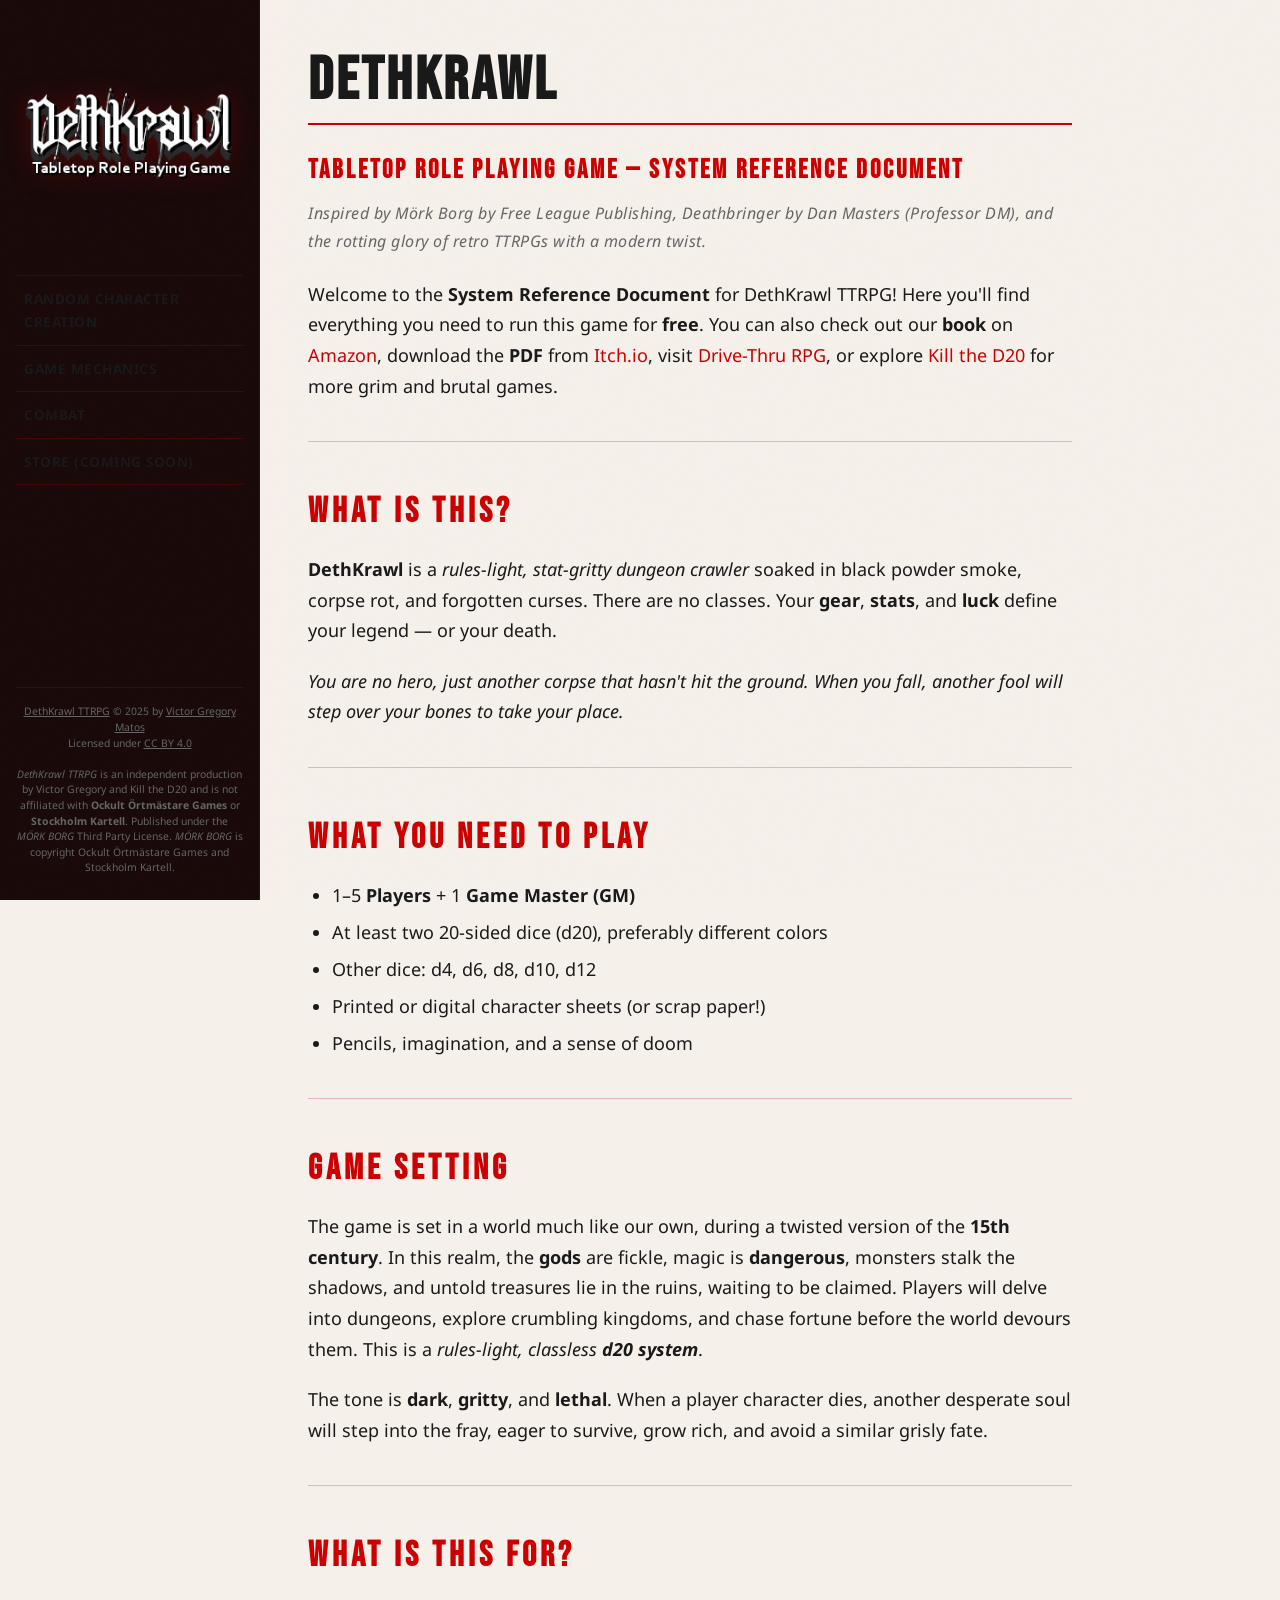
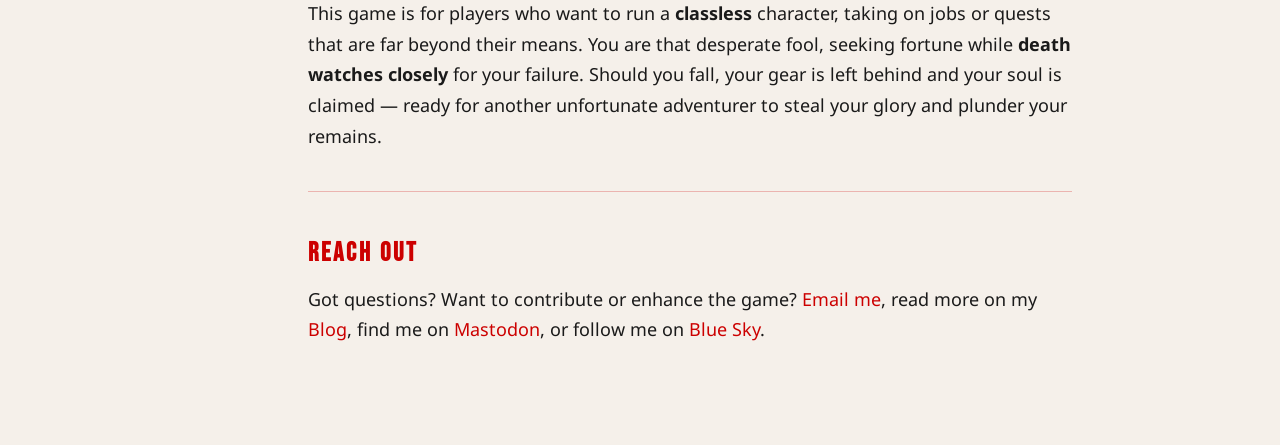
<file: index.html>
<!DOCTYPE html>
<html lang="en">
<head>
  <meta charset="UTF-8">
  <meta name="viewport" content="width=device-width, initial-scale=1.0">
  <meta name="theme-color" content="#cc0000">
  <meta property="og:type" content="website" />
  <meta property="og:title" content="DethKrawl TTRPG - A Cursed Dungeon-Crawling RPG" />
  <meta property="og:description" content="A cursed dungeon-crawling TTRPG inspired by Mörk Borg & Deathbringer. Free rules, downloads, and brutal fun!" />
  <meta property="og:url" content="https://dethkrawlttrpg.netlify.app/" />
  <meta property="og:image" content="https://dethkrawlttrpg.netlify.app/assets/images/DK_logo_3.png" />

  <link rel="icon" type="image/x-icon" href="favicon.ico">
  <link rel="apple-touch-icon" sizes="180x180" href="/assets/images/favicon/apple-touch-icon.png">
  <link rel="icon" type="image/png" sizes="32x32" href="/assets/images/favicon/favicon-32x32.png">
  <link rel="icon" type="image/png" sizes="16x16" href="/assets/images/favicon/favicon-16x16.png">
  <link rel="manifest" href="/assets/images/favicon/site.webmanifest">
  <link href="https://fonts.googleapis.com/css2?family=Bebas+Neue&family=Noto+Sans:ital,wght@0,400;0,700;1,400&family=UnifrakturMaguntia&display=swap" rel="stylesheet">

  <title>DethKrawl TTRPG</title>

  <style>
    /* ─── CSS CUSTOM PROPERTIES ─── */
    :root {
      --red:        #cc0000;
      --red-dark:   #8b0000;
      --red-glow:   rgba(204, 0, 0, 0.25);
      --bg:         #0e0b0b;
      --bg-surface: #161010;
      --bg-sidebar: #110808;
      --text:       #ddd5c8;
      --text-muted: #8a7a6e;
      --border:     rgba(204, 0, 0, 0.2);
      --sidebar-w:  260px;
    }

    /* ─── GRAIN TEXTURE OVERLAY ─── */
    body::before {
      content: '';
      position: fixed;
      inset: 0;
      background-image: url("data:image/svg+xml,%3Csvg viewBox='0 0 256 256' xmlns='http://www.w3.org/2000/svg'%3E%3Cfilter id='noise'%3E%3CfeTurbulence type='fractalNoise' baseFrequency='0.9' numOctaves='4' stitchTiles='stitch'/%3E%3C/filter%3E%3Crect width='100%25' height='100%25' filter='url(%23noise)' opacity='0.04'/%3E%3C/svg%3E");
      pointer-events: none;
      z-index: 9999;
      opacity: 0.35;
    }

    /* ─── RESET & BASE ─── */
    *, *::before, *::after { box-sizing: border-box; margin: 0; padding: 0; }

    body {
      font-family: 'Noto Sans', sans-serif;
      font-size: 18px;
      line-height: 1.7;
      background-color: var(--bg);
      color: var(--text);
      display: flex;
      min-height: 100vh;
    }

    a {
      color: var(--red);
      text-decoration: none;
      transition: color 0.2s, text-shadow 0.2s;
    }
    a:hover {
      color: #ff4444;
      text-shadow: 0 0 8px var(--red-glow);
    }

    /* ─── TYPOGRAPHY ─── */
    h1 {
      font-family: 'Bebas Neue', sans-serif;
      font-size: clamp(2.4rem, 5vw, 3.8rem);
      letter-spacing: 3px;
      text-transform: uppercase;
      color: var(--text);
      line-height: 1.1;
    }

    h2 {
      font-family: 'Bebas Neue', sans-serif;
      font-size: clamp(1.6rem, 3vw, 2.2rem);
      letter-spacing: 4px;
      text-transform: uppercase;
      color: var(--red);
      margin: 2rem 0 0.75rem;
    }

    h3 {
      font-family: 'Bebas Neue', sans-serif;
      font-size: clamp(1.2rem, 2vw, 1.6rem);
      letter-spacing: 3px;
      text-transform: uppercase;
      color: var(--red);
      margin: 1.5rem 0 0.5rem;
    }

    h4 {
      font-family: 'Bebas Neue', sans-serif;
      letter-spacing: 4px;
      text-transform: uppercase;
      color: var(--text);
      background-color: var(--red-dark);
      display: inline-block;
      padding: 0.2rem 1rem;
      margin: 1.5rem 0 -0.5rem;
    }

    h5 {
      font-family: 'Noto Sans', sans-serif;
      font-style: italic;
      font-weight: 400;
      font-size: 1rem;
      color: var(--text-muted);
      letter-spacing: 0.5px;
      margin-bottom: 1.5rem;
    }

    p { margin-bottom: 1.25rem; }

    hr {
      border: none;
      border-top: 1px solid var(--border);
      margin: 2.5rem 0;
    }

    ul {
      padding-left: 1.5rem;
      margin-bottom: 1.25rem;
    }
    ul li { margin: 0.4rem 0; }

    /* ─── SIDEBAR ─── */
    .sidebar {
      width: var(--sidebar-w);
      background-color: var(--bg-sidebar);
      border-right: 1px solid var(--border);
      padding: 1.5rem 1rem 1.5rem;
      position: fixed;
      top: 0;
      left: 0;
      bottom: 0;
      display: flex;
      flex-direction: column;
      overflow-y: auto;
      z-index: 100;
    }

    .sidebar img {
      width: 100%;
      height: auto;
      object-fit: contain;
      display: block;
      margin-bottom: 1.5rem;
      filter: drop-shadow(0 0 12px var(--red-glow));
      transition: filter 0.3s;
    }
    .sidebar img:hover {
      filter: drop-shadow(0 0 20px rgba(204, 0, 0, 0.5));
    }

    .sidebar nav { flex: 1; }

    .sidebar ul {
      list-style: none;
      padding: 0;
      margin: 0;
    }

    .sidebar ul li {
      margin: 0;
      border-bottom: 1px solid var(--border);
    }

    .sidebar ul li:first-child { border-top: 1px solid var(--border); }

    .sidebar ul li a {
      display: block;
      padding: 0.7rem 0.5rem;
      color: var(--text);
      font-size: 0.85rem;
      font-weight: 700;
      letter-spacing: 0.5px;
      text-transform: uppercase;
      transition: color 0.2s, padding-left 0.2s, background 0.2s;
    }

    .sidebar ul li a:hover {
      color: #ff4444;
      padding-left: 1rem;
      background: rgba(204, 0, 0, 0.08);
      text-shadow: none;
    }

    /* ─── SIDEBAR FOOTER ─── */
    .sidebar footer {
      font-size: 0.65rem;
      color: var(--text-muted);
      text-align: center;
      margin-top: 2rem;
      line-height: 1.5;
      border-top: 1px solid var(--border);
      padding-top: 1rem;
      word-break: break-word;
    }

    .sidebar footer a {
      color: var(--text-muted);
      text-decoration: underline;
    }
    .sidebar footer a:hover { color: var(--text); text-shadow: none; }

    /* ─── MAIN CONTENT ─── */
    .main-content {
      margin-left: var(--sidebar-w);
      padding: 3rem 3rem 5rem;
      max-width: 860px;
      width: 100%;
    }

    .main-content > h1 {
      border-bottom: 2px solid var(--red);
      padding-bottom: 0.5rem;
      margin-bottom: 0.25rem;
    }

    /* ─── IMAGES ─── */
    .main-content img,
    .content-img {
      max-width: 460px;
      width: 100%;
      height: auto;
      display: block;
      margin: 1.5rem auto;
      border: 1px solid var(--border);
      box-shadow: 0 0 20px rgba(0, 0, 0, 0.6);
      object-fit: cover;
    }

    /* ─── TABLES ─── */
    table {
      width: 100%;
      border-collapse: collapse;
      margin: 2rem 0;
      font-family: "Courier New", monospace;
      font-size: 0.9rem;
      background-color: #130e0e;
      box-shadow: 0 0 16px rgba(0, 0, 0, 0.5);
    }

    thead th {
      background-color: var(--red-dark);
      color: var(--text);
      padding: 0.85rem 1rem;
      font-size: 0.85rem;
      letter-spacing: 2px;
      text-transform: uppercase;
      border-bottom: 2px solid var(--red);
      text-align: center;
    }

    tbody td {
      padding: 0.65rem 0.85rem;
      border: 1px solid rgba(255,255,255,0.06);
      text-align: center;
      color: var(--text);
    }

    tbody tr:nth-child(even) { background-color: rgba(255,255,255,0.03); }
    tbody tr:hover { background-color: rgba(204, 0, 0, 0.08); }

    /* ─── CODE ─── */
    code {
      font-family: "Courier New", monospace;
      color: #ffcc44;
      background-color: #1e1515;
      padding: 0.1em 0.4em;
      border-radius: 3px;
      font-size: 0.9em;
    }

    /* ─── BLOCKQUOTE ─── */
    blockquote {
      font-family: 'Noto Sans', sans-serif;
      background: var(--red-dark);
      border-left: 6px solid var(--red);
      margin: 1.5rem 0;
      padding: 1rem 1.25rem;
      position: relative;
    }

    blockquote::before {
      content: '\201C';
      color: rgba(255,255,255,0.15);
      font-size: 5em;
      line-height: 0.1em;
      position: absolute;
      top: 0.75rem;
      left: 0.5rem;
    }

    blockquote p {
      display: inline;
      color: var(--text);
      margin: 0;
    }

    blockquote code { color: #ffcc44; background: rgba(0,0,0,0.3); }

    /* ─── LIGHT MODE OVERRIDE ─── */
    @media (prefers-color-scheme: light) {
      :root {
        --bg:         #f5f0ea;
        --bg-surface: #ffffff;
        --bg-sidebar: #1a0a0a;
        --text:       #1a1a1a;
        --text-muted: #666;
        --border:     rgba(204, 0, 0, 0.25);
      }

      body::before { opacity: 0.12; }

      h1 { color: #1a1a1a; }
      h2, h3 { color: var(--red); }

      tbody td { color: #1a1a1a; }
      tbody tr:nth-child(even) { background-color: #ede7e0; }
      table { background-color: #f8f3ef; }

      code {
        color: #8b0000;
        background-color: #fce9e9;
      }

      blockquote p { color: #f5f0ea; }
    }
  </style>
</head>

<body>

  <!-- ─── SIDEBAR ─── -->
  <aside class="sidebar">
    <img src="/assets/images/DK_logo_3.png" alt="DethKrawl logo">

    <nav>
      <ul>
        <li><a href="/docs/html/randomly_creating_characters.html">Random Character Creation</a></li>
        <li><a href="/docs/html/mechanics.html">Game Mechanics</a></li>
        <li><a href="/docs/html/combat.html">Combat</a></li>
        <li><a href="#">Store (Coming Soon)</a></li>
      </ul>
    </nav>

    <footer>
      <a href="https://creativecommons.org">DethKrawl TTRPG</a> © 2025 by
      <a href="https://creativecommons.org">Victor Gregory Matos</a><br>
      Licensed under <a href="https://creativecommons.org/licenses/by/4.0/">CC BY 4.0</a>
      <br><br>
      <em>DethKrawl TTRPG</em> is an independent production by Victor Gregory and Kill the D20 and is not affiliated with <strong>Ockult Örtmästare Games</strong> or <strong>Stockholm Kartell</strong>. Published under the <em>MÖRK BORG</em> Third Party License. <em>MÖRK BORG</em> is copyright Ockult Örtmästare Games and Stockholm Kartell.
    </footer>
  </aside>

  <!-- ─── MAIN CONTENT ─── -->
  <main class="main-content">
    <h1>DethKrawl</h1>
    <h3>Tabletop Role Playing Game &mdash; System Reference Document</h3>
    <h5>
      Inspired by <em>Mörk Borg</em> by Free League Publishing, <em>Deathbringer</em> by Dan Masters (Professor DM),
      and the rotting glory of retro TTRPGs with a modern twist.
    </h5>

    <p>
      Welcome to the <strong>System Reference Document</strong> for DethKrawl TTRPG!
      Here you'll find everything you need to run this game for <strong>free</strong>.
      You can also check out our <strong>book</strong> on <a href="#">Amazon</a>,
      download the <strong>PDF</strong> from <a href="https://thevikkodamus.itch.io" target="_blank">Itch.io</a>,
      visit <a href="#">Drive-Thru RPG</a>, or explore <a href="#">Kill the D20</a> for more grim and brutal games.
    </p>

    <hr>

    <h2>What Is This?</h2>
    <p>
      <strong>DethKrawl</strong> is a <em>rules-light, stat-gritty dungeon crawler</em> soaked in black powder smoke,
      corpse rot, and forgotten curses. There are no classes. Your <strong>gear</strong>, <strong>stats</strong>,
      and <strong>luck</strong> define your legend — or your death.
    </p>
    <p>
      <em>You are no hero, just another corpse that hasn't hit the ground. When you fall, another fool will step over
      your bones to take your place.</em>
    </p>

    <hr>

    <h2>What You Need to Play</h2>
    <ul>
      <li>1–5 <strong>Players</strong> + 1 <strong>Game Master (GM)</strong></li>
      <li>At least two 20-sided dice (d20), preferably different colors</li>
      <li>Other dice: d4, d6, d8, d10, d12</li>
      <li>Printed or digital character sheets (or scrap paper!)</li>
      <li>Pencils, imagination, and a sense of doom</li>
    </ul>

    <hr>

    <h2>Game Setting</h2>
    <p>
      The game is set in a world much like our own, during a twisted version of the <strong>15th century</strong>.
      In this realm, the <strong>gods</strong> are fickle, magic is <strong>dangerous</strong>, monsters stalk the
      shadows, and untold treasures lie in the ruins, waiting to be claimed. Players will delve into dungeons,
      explore crumbling kingdoms, and chase fortune before the world devours them. This is a
      <em>rules-light, classless <strong>d20 system</strong></em>.
    </p>
    <p>
      The tone is <strong>dark</strong>, <strong>gritty</strong>, and <strong>lethal</strong>. When a player character
      dies, another desperate soul will step into the fray, eager to survive, grow rich, and avoid a similar grisly fate.
    </p>

    <hr>

    <h2>What Is This For?</h2>
    <p>
      This game is for players who want to run a <strong>classless</strong> character, taking on jobs or quests
      that are far beyond their means. You are that desperate fool, seeking fortune while
      <strong>death watches closely</strong> for your failure. Should you fall, your gear is left behind and your soul
      is claimed — ready for another unfortunate adventurer to steal your glory and plunder your remains.
    </p>

    <hr>

    <h3>Reach Out</h3>
    <p>
      Got questions? Want to contribute or enhance the game?
      <a href="mailto:victor.m.gregory@gmail.com">Email me</a>,
      read more on my <a href="https://thevikkodamus.bearblog.dev" target="_blank">Blog</a>,
      find me on <a href="https://dice.camp/@TheVikkodamus" target="_blank">Mastodon</a>,
      or follow me on <a href="https://bsky.app/profile/thevikkodamus.bsky.social" target="_blank">Blue Sky</a>.
    </p>
  </main>

</body>
</html>
</file>
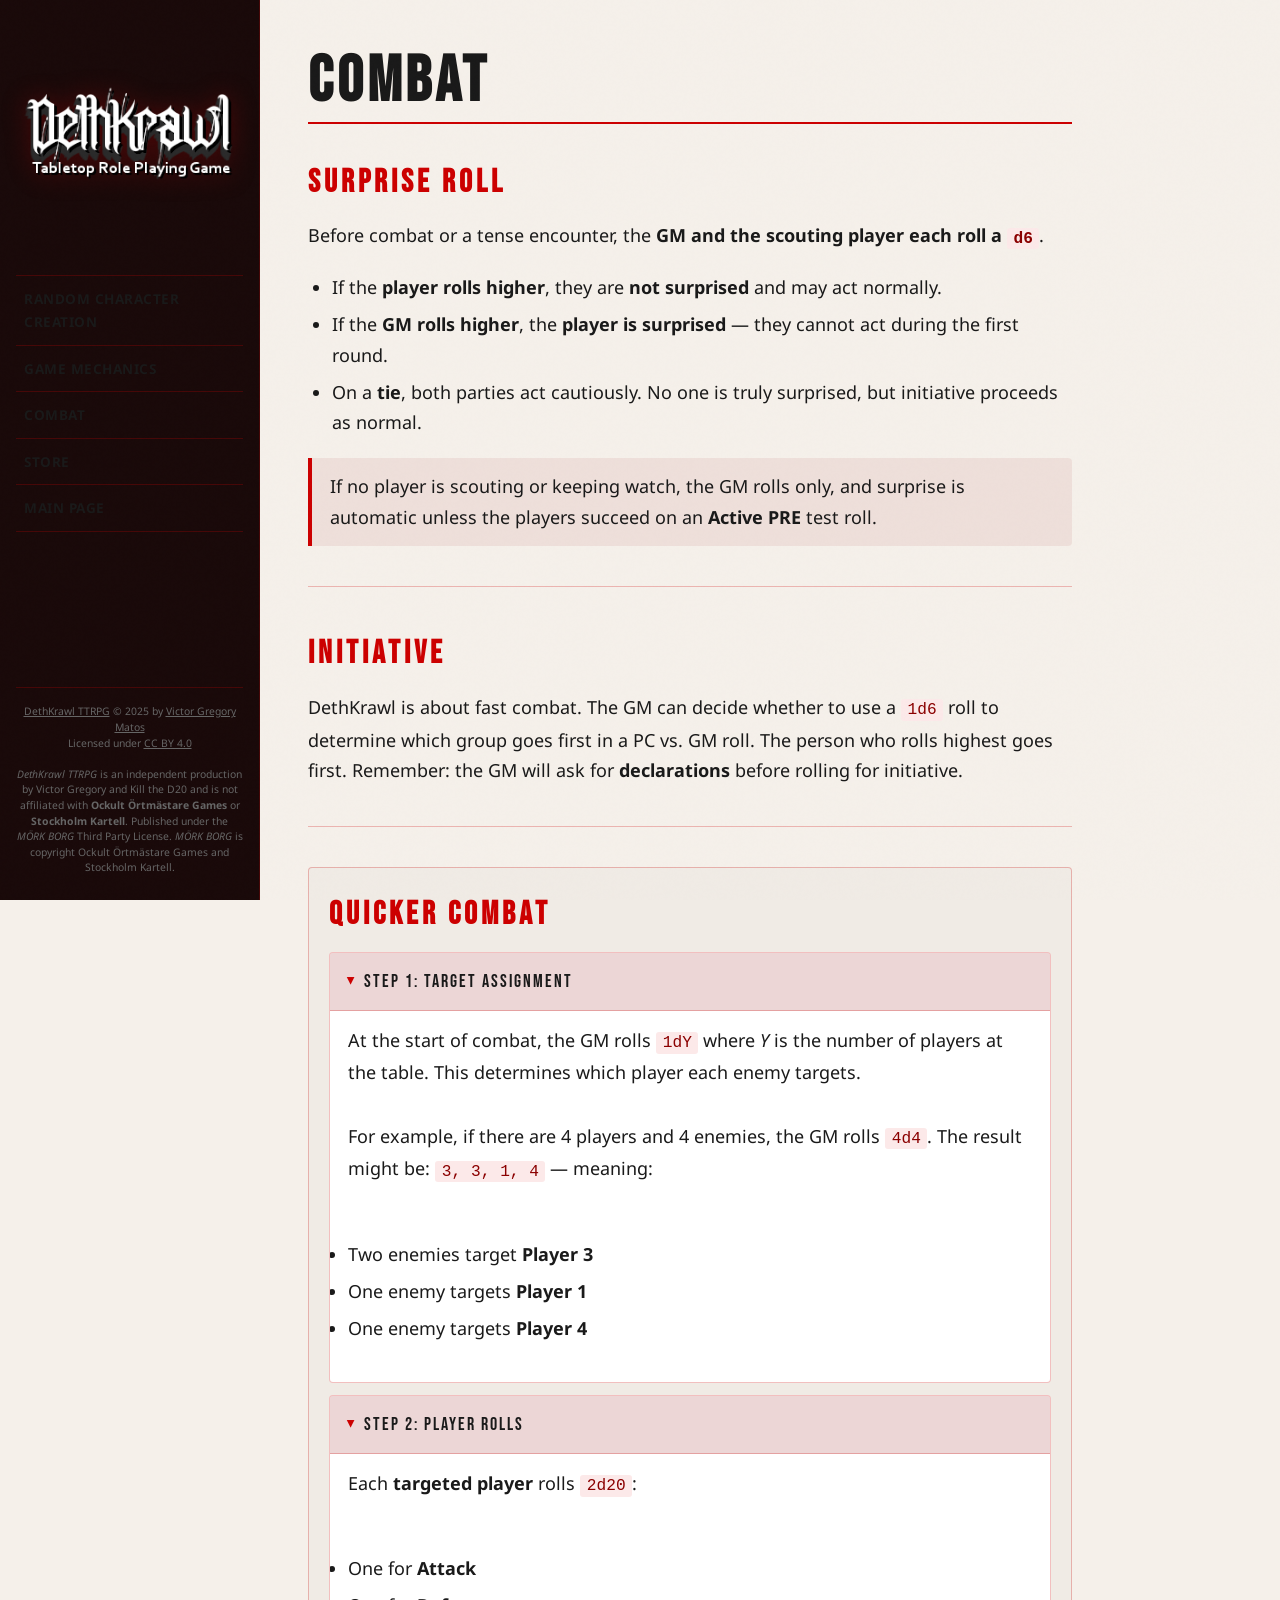
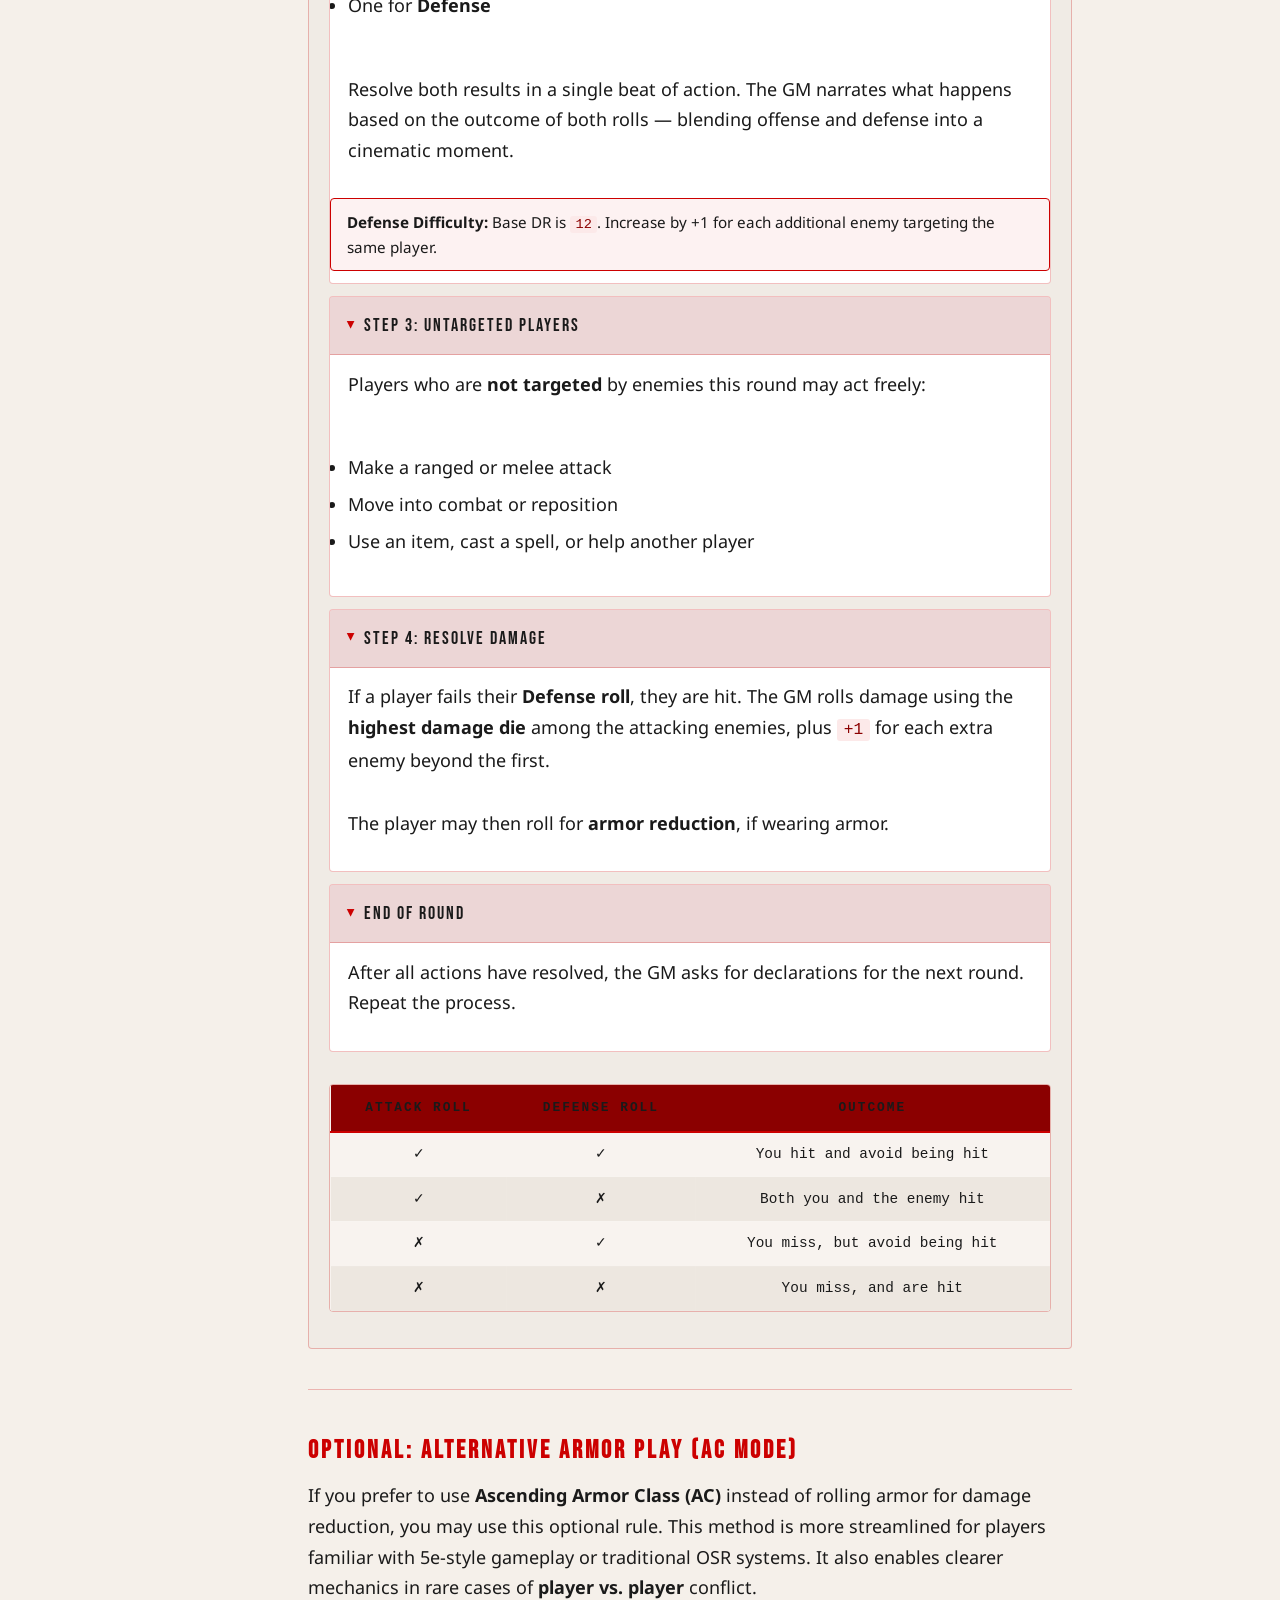
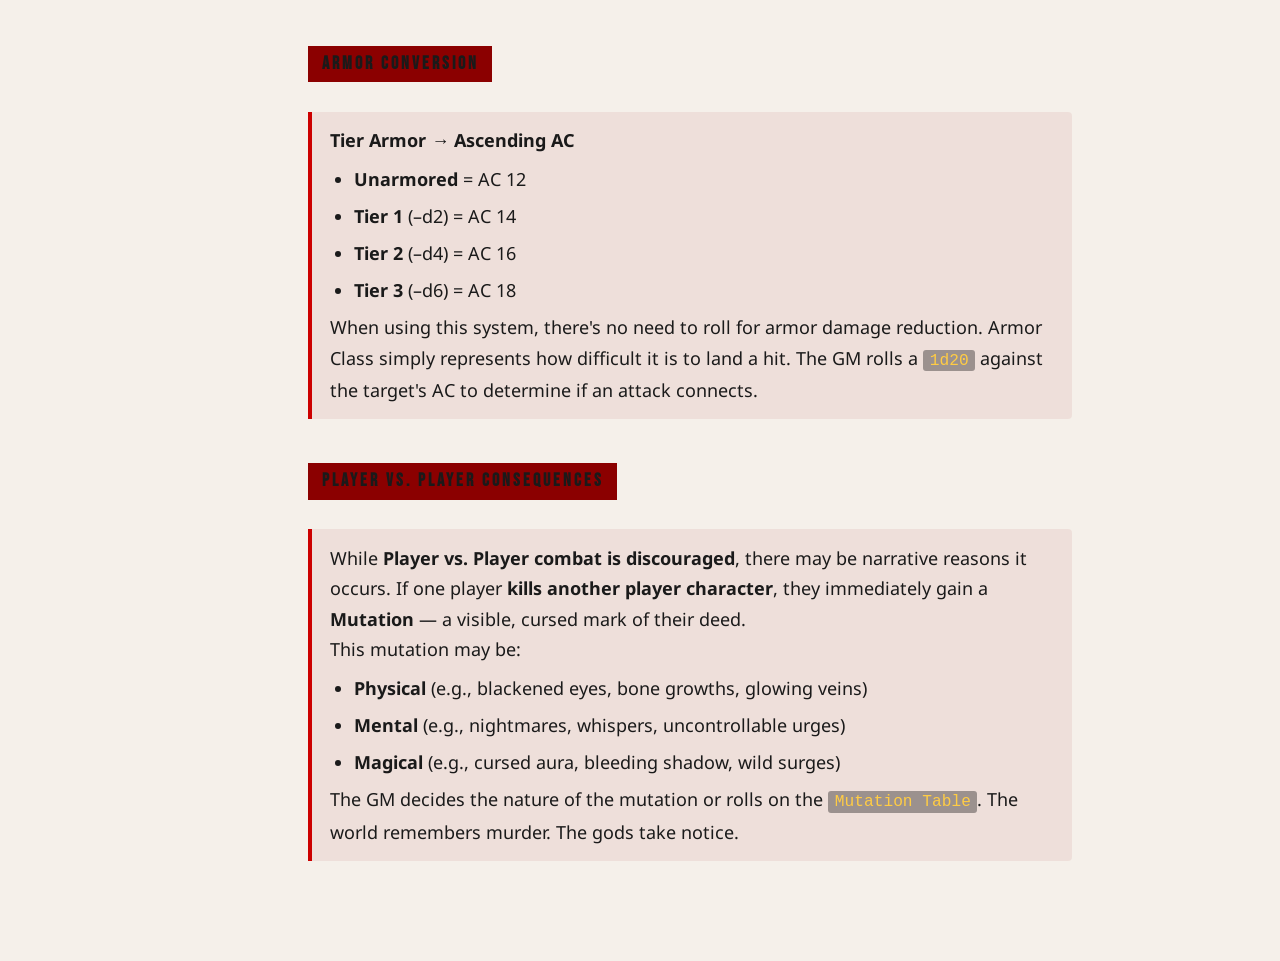
<file: docs/html/combat.html>
<!DOCTYPE html>
<html lang="en">
<head>
  <meta charset="UTF-8">
  <meta name="viewport" content="width=device-width, initial-scale=1.0">
  <meta name="theme-color" content="#cc0000">
  <meta property="og:type" content="website" />
  <meta property="og:title" content="DethKrawl TTRPG - Combat" />
  <meta property="og:description" content="A cursed dungeon-crawling TTRPG inspired by Mörk Borg & Deathbringer. Free rules, downloads, and brutal fun!" />
  <meta property="og:url" content="https://dethkrawlttrpg.netlify.app/" />
  <meta property="og:image" content="https://dethkrawlttrpg.netlify.app/assets/images/DK_logo_3.png" />

  <link rel="icon" type="image/x-icon" href="favicon.ico">
  <link rel="apple-touch-icon" sizes="180x180" href="/assets/images/favicon/apple-touch-icon.png">
  <link rel="icon" type="image/png" sizes="32x32" href="/assets/images/favicon/favicon-32x32.png">
  <link rel="icon" type="image/png" sizes="16x16" href="/assets/images/favicon/favicon-16x16.png">
  <link rel="manifest" href="/assets/images/favicon/site.webmanifest">
  <link href="https://fonts.googleapis.com/css2?family=Bebas+Neue&family=Noto+Sans:ital,wght@0,400;0,700;1,400&display=swap" rel="stylesheet">

  <title>Combat — DethKrawl TTRPG</title>

  <style>
    /* ─── CUSTOM PROPERTIES ─── */
    :root {
      --red:        #cc0000;
      --red-dark:   #8b0000;
      --red-glow:   rgba(204, 0, 0, 0.25);
      --bg:         #0e0b0b;
      --bg-surface: #161010;
      --bg-sidebar: #110808;
      --text:       #ddd5c8;
      --text-muted: #8a7a6e;
      --border:     rgba(204, 0, 0, 0.2);
      --sidebar-w:  260px;
    }

    /* ─── GRAIN TEXTURE OVERLAY ─── */
    body::before {
      content: '';
      position: fixed;
      inset: 0;
      background-image: url("data:image/svg+xml,%3Csvg viewBox='0 0 256 256' xmlns='http://www.w3.org/2000/svg'%3E%3Cfilter id='noise'%3E%3CfeTurbulence type='fractalNoise' baseFrequency='0.9' numOctaves='4' stitchTiles='stitch'/%3E%3C/filter%3E%3Crect width='100%25' height='100%25' filter='url(%23noise)' opacity='0.04'/%3E%3C/svg%3E");
      pointer-events: none;
      z-index: 9999;
      opacity: 0.35;
    }

    /* ─── RESET & BASE ─── */
    *, *::before, *::after { box-sizing: border-box; margin: 0; padding: 0; }

    body {
      font-family: 'Noto Sans', sans-serif;
      font-size: 18px;
      line-height: 1.7;
      background-color: var(--bg);
      color: var(--text);
      display: flex;
      min-height: 100vh;
    }

    a {
      color: var(--red);
      text-decoration: none;
      transition: color 0.2s, text-shadow 0.2s;
    }
    a:hover {
      color: #ff4444;
      text-shadow: 0 0 8px var(--red-glow);
    }

    /* ─── TYPOGRAPHY ─── */
    h1 {
      font-family: 'Bebas Neue', sans-serif;
      font-size: clamp(2.8rem, 5vw, 4rem);
      letter-spacing: 4px;
      text-transform: uppercase;
      color: var(--text);
      line-height: 1.05;
      border-bottom: 2px solid var(--red);
      padding-bottom: 0.4rem;
      margin-bottom: 0.25rem;
    }

    h2 {
      font-family: 'Bebas Neue', sans-serif;
      font-size: clamp(1.5rem, 3vw, 2rem);
      letter-spacing: 4px;
      text-transform: uppercase;
      color: var(--red);
      margin: 2rem 0 0.65rem;
    }

    h3 {
      font-family: 'Bebas Neue', sans-serif;
      font-size: clamp(1.2rem, 2vw, 1.55rem);
      letter-spacing: 3px;
      text-transform: uppercase;
      color: var(--red);
      margin: 1.75rem 0 0.5rem;
    }

    h4 {
      font-family: 'Bebas Neue', sans-serif;
      font-size: 1.1rem;
      letter-spacing: 3px;
      text-transform: uppercase;
      color: var(--text);
      background-color: var(--red-dark);
      display: inline-block;
      padding: 0.2rem 0.85rem;
      margin: 1.5rem 0 0.6rem;
    }

    p { margin-bottom: 1.2rem; }

    ul, ol {
      padding-left: 1.5rem;
      margin-bottom: 1.2rem;
    }
    li { margin: 0.4rem 0; }

    hr {
      border: none;
      border-top: 1px solid var(--border);
      margin: 2.5rem 0;
    }

    /* ─── SIDEBAR ─── */
    .sidebar {
      width: var(--sidebar-w);
      background-color: var(--bg-sidebar);
      border-right: 1px solid var(--border);
      padding: 1.5rem 1rem;
      position: fixed;
      top: 0;
      left: 0;
      bottom: 0;
      display: flex;
      flex-direction: column;
      overflow-y: auto;
      z-index: 100;
    }

    .sidebar img {
      width: 100%;
      height: auto;
      object-fit: contain;
      display: block;
      margin-bottom: 1.5rem;
      filter: drop-shadow(0 0 12px var(--red-glow));
      transition: filter 0.3s;
    }
    .sidebar img:hover {
      filter: drop-shadow(0 0 20px rgba(204, 0, 0, 0.5));
    }

    .sidebar nav { flex: 1; }

    .sidebar ul {
      list-style: none;
      padding: 0;
      margin: 0;
    }

    .sidebar ul li {
      margin: 0;
      border-bottom: 1px solid var(--border);
    }
    .sidebar ul li:first-child { border-top: 1px solid var(--border); }

    .sidebar ul li a {
      display: block;
      padding: 0.7rem 0.5rem;
      color: var(--text);
      font-size: 0.85rem;
      font-weight: 700;
      letter-spacing: 0.5px;
      text-transform: uppercase;
      transition: color 0.2s, padding-left 0.2s, background 0.2s;
    }
    .sidebar ul li a:hover {
      color: #ff4444;
      padding-left: 1rem;
      background: rgba(204, 0, 0, 0.08);
      text-shadow: none;
    }

    .sidebar footer {
      font-size: 0.65rem;
      color: var(--text-muted);
      text-align: center;
      margin-top: 2rem;
      line-height: 1.5;
      border-top: 1px solid var(--border);
      padding-top: 1rem;
      word-break: break-word;
    }
    .sidebar footer a {
      color: var(--text-muted);
      text-decoration: underline;
    }
    .sidebar footer a:hover { color: var(--text); text-shadow: none; }

    /* ─── MAIN CONTENT ─── */
    .main-content {
      margin-left: var(--sidebar-w);
      padding: 3rem 3rem 5rem;
      max-width: 860px;
      width: 100%;
    }

    /* ─── CODE ─── */
    code {
      font-family: "Courier New", monospace;
      color: #ffcc44;
      background-color: #1e1515;
      padding: 0.1em 0.4em;
      border-radius: 3px;
      font-size: 0.9em;
    }

    /* ─── BLOCKQUOTE ─── */
    blockquote {
      background: rgba(139, 0, 0, 0.2);
      border-left: 4px solid var(--red);
      margin: 1.25rem 0;
      padding: 0.85rem 1.15rem;
      border-radius: 0 4px 4px 0;
    }

    blockquote p { color: var(--text); margin: 0; }
    blockquote ul { margin: 0.5rem 0 0; }
    blockquote code { color: #ffcc44; background: rgba(0,0,0,0.35); }

    /* ─── DETAILS / SUMMARY (Quicker Combat Steps) ─── */
    details {
      background: var(--bg-surface);
      border: 1px solid var(--border);
      border-radius: 4px;
      margin-bottom: 0.75rem;
      overflow: hidden;
    }

    summary {
      cursor: pointer;
      padding: 0.8rem 1rem;
      font-family: 'Bebas Neue', sans-serif;
      font-size: 1.15rem;
      letter-spacing: 2px;
      text-transform: uppercase;
      color: var(--text);
      background: rgba(139, 0, 0, 0.25);
      border-bottom: 1px solid var(--border);
      list-style: none;
      display: flex;
      align-items: center;
      gap: 0.5rem;
      transition: background 0.2s;
      user-select: none;
    }
    summary::-webkit-details-marker { display: none; }
    summary::before {
      content: '▶';
      font-size: 0.6rem;
      color: var(--red);
      transition: transform 0.2s;
    }
    details[open] summary::before { transform: rotate(90deg); }
    details[open] summary { background: rgba(139, 0, 0, 0.35); }
    summary:hover { background: rgba(204, 0, 0, 0.2); }

    details > *:not(summary) {
      padding: 1rem 1.15rem;
    }
    details > p, details > ul { padding: 0.85rem 1.15rem; }
    details > p + p { padding-top: 0; }

    /* ─── RULE BOX ─── */
    .rulebox {
      background: rgba(204, 0, 0, 0.1);
      border: 1px solid var(--red);
      border-radius: 4px;
      padding: 0.75rem 1rem;
      margin: 0.75rem 0;
      font-size: 0.95rem;
      line-height: 1.5;
    }

    /* ─── REFERENCE TABLE BOX ─── */
    .reference-box {
      margin: 2rem 0;
      border: 1px solid var(--border);
      border-radius: 4px;
      overflow: hidden;
    }

    /* ─── TABLES ─── */
    table {
      width: 100%;
      border-collapse: collapse;
      font-family: "Courier New", monospace;
      font-size: 0.9rem;
      background-color: #130e0e;
    }

    thead th {
      background-color: var(--red-dark);
      color: var(--text);
      padding: 0.75rem 1rem;
      font-size: 0.8rem;
      letter-spacing: 2px;
      text-transform: uppercase;
      border-bottom: 2px solid var(--red);
      text-align: center;
    }

    tbody td {
      padding: 0.6rem 0.85rem;
      border: 1px solid rgba(255,255,255,0.06);
      text-align: center;
      color: var(--text);
    }

    tbody tr:nth-child(even) { background-color: rgba(255,255,255,0.03); }
    tbody tr:hover { background-color: rgba(204, 0, 0, 0.08); }

    /* ─── QUICKER COMBAT SECTION WRAPPER ─── */
    .quicker-combat {
      border: 1px solid var(--border);
      border-radius: 4px;
      padding: 1.25rem 1.25rem 0.25rem;
      margin: 1.5rem 0;
      background: rgba(255,255,255,0.015);
    }

    .quicker-combat > h2 {
      margin-top: 0;
    }

    /* ─── LIGHT MODE OVERRIDE ─── */
    @media (prefers-color-scheme: light) {
      :root {
        --bg:         #f5f0ea;
        --bg-surface: #ffffff;
        --bg-sidebar: #1a0a0a;
        --text:       #1a1a1a;
        --text-muted: #666;
        --border:     rgba(204, 0, 0, 0.25);
      }

      body::before { opacity: 0.12; }

      h1 { color: #1a1a1a; }
      blockquote { background: rgba(139, 0, 0, 0.07); }
      blockquote p { color: #1a1a1a; }
      details { background: #ffffff; }
      summary { background: rgba(139, 0, 0, 0.1); }
      details[open] summary { background: rgba(139, 0, 0, 0.16); }
      table { background-color: #f8f3ef; }
      tbody td { color: #1a1a1a; }
      tbody tr:nth-child(even) { background-color: #ede7e0; }
      code { color: #8b0000; background-color: #fce9e9; }
      .rulebox { background: rgba(204, 0, 0, 0.05); }
      .quicker-combat { background: rgba(0,0,0,0.02); }
    }
  </style>
</head>

<body>

  <!-- ─── SIDEBAR ─── -->
  <aside class="sidebar">
    <img src="/assets/images/DK_logo_3.png" alt="DethKrawl logo">

    <nav>
      <ul>
        <li><a href="/docs/html/randomly_creating_characters.html">Random Character Creation</a></li>
        <li><a href="/docs/html/mechanics.html">Game Mechanics</a></li>
        <li><a href="/docs/html/combat.html">Combat</a></li>
        <li><a href="#">Store</a></li>
        <li><a href="/index.html">Main Page</a></li>
      </ul>
    </nav>

    <footer>
      <a href="https://creativecommons.org">DethKrawl TTRPG</a> © 2025 by
      <a href="https://creativecommons.org">Victor Gregory Matos</a><br>
      Licensed under <a href="https://creativecommons.org/licenses/by/4.0/">CC BY 4.0</a>
      <br><br>
      <em>DethKrawl TTRPG</em> is an independent production by Victor Gregory and Kill the D20 and is not affiliated with <strong>Ockult Örtmästare Games</strong> or <strong>Stockholm Kartell</strong>. Published under the <em>MÖRK BORG</em> Third Party License. <em>MÖRK BORG</em> is copyright Ockult Örtmästare Games and Stockholm Kartell.
    </footer>
  </aside>

  <!-- ─── MAIN CONTENT ─── -->
  <main class="main-content">
    <h1>Combat</h1>

    <!-- ─── SURPRISE ROLL ─── -->
    <h2>Surprise Roll</h2>
    <p>Before combat or a tense encounter, the <strong>GM and the scouting player each roll a <code>d6</code></strong>.</p>
    <ul>
      <li>If the <strong>player rolls higher</strong>, they are <strong>not surprised</strong> and may act normally.</li>
      <li>If the <strong>GM rolls higher</strong>, the <strong>player is surprised</strong> — they cannot act during the first round.</li>
      <li>On a <strong>tie</strong>, both parties act cautiously. No one is truly surprised, but initiative proceeds as normal.</li>
    </ul>
    <blockquote>
      <p>
        If no player is scouting or keeping watch, the GM rolls only, and surprise is automatic unless the players succeed on an <strong>Active PRE</strong> test roll.
      </p>
    </blockquote>

    <hr>

    <!-- ─── INITIATIVE ─── -->
    <h2>Initiative</h2>
    <p>
      DethKrawl is about fast combat. The GM can decide whether to use a <code>1d6</code> roll to determine which group goes first in a PC vs. GM roll. The person who rolls highest goes first. Remember: the GM will ask for <strong>declarations</strong> before rolling for initiative.
    </p>

    <hr>

    <!-- ─── QUICKER COMBAT ─── -->
    <section class="quicker-combat">
      <h2>Quicker Combat</h2>

      <details open>
        <summary>Step 1: Target Assignment</summary>
        <p>
          At the start of combat, the GM rolls <code>1dY</code> where <em>Y</em> is the number of players at the table. This determines which player each enemy targets.
        </p>
        <p>
          For example, if there are 4 players and 4 enemies, the GM rolls <code>4d4</code>. The result might be: <code>3, 3, 1, 4</code> — meaning:
        </p>
        <ul>
          <li>Two enemies target <strong>Player 3</strong></li>
          <li>One enemy targets <strong>Player 1</strong></li>
          <li>One enemy targets <strong>Player 4</strong></li>
        </ul>
      </details>

      <details open>
        <summary>Step 2: Player Rolls</summary>
        <p>Each <strong>targeted player</strong> rolls <code>2d20</code>:</p>
        <ul>
          <li>One for <strong>Attack</strong></li>
          <li>One for <strong>Defense</strong></li>
        </ul>
        <p>
          Resolve both results in a single beat of action. The GM narrates what happens based on the outcome of both rolls — blending offense and defense into a cinematic moment.
        </p>
        <div class="rulebox">
          <strong>Defense Difficulty:</strong> Base DR is <code>12</code>. Increase by +1 for each additional enemy targeting the same player.
        </div>
      </details>

      <details open>
        <summary>Step 3: Untargeted Players</summary>
        <p>Players who are <strong>not targeted</strong> by enemies this round may act freely:</p>
        <ul>
          <li>Make a ranged or melee attack</li>
          <li>Move into combat or reposition</li>
          <li>Use an item, cast a spell, or help another player</li>
        </ul>
      </details>

      <details open>
        <summary>Step 4: Resolve Damage</summary>
        <p>
          If a player fails their <strong>Defense roll</strong>, they are hit. The GM rolls damage using the <strong>highest damage die</strong> among the attacking enemies, plus <code>+1</code> for each extra enemy beyond the first.
        </p>
        <p>The player may then roll for <strong>armor reduction</strong>, if wearing armor.</p>
      </details>

      <details open>
        <summary>End of Round</summary>
        <p>After all actions have resolved, the GM asks for declarations for the next round. Repeat the process.</p>
      </details>

      <aside class="reference-box">
        <table>
          <thead>
            <tr>
              <th>Attack Roll</th>
              <th>Defense Roll</th>
              <th>Outcome</th>
            </tr>
          </thead>
          <tbody>
            <tr>
              <td>✓</td>
              <td>✓</td>
              <td>You hit and avoid being hit</td>
            </tr>
            <tr>
              <td>✓</td>
              <td>✗</td>
              <td>Both you and the enemy hit</td>
            </tr>
            <tr>
              <td>✗</td>
              <td>✓</td>
              <td>You miss, but avoid being hit</td>
            </tr>
            <tr>
              <td>✗</td>
              <td>✗</td>
              <td>You miss, and are hit</td>
            </tr>
          </tbody>
        </table>
      </aside>
    </section>

    <hr>

    <!-- ─── OPTIONAL: AC MODE ─── -->
    <h3>Optional: Alternative Armor Play (AC Mode)</h3>
    <p>
      If you prefer to use <strong>Ascending Armor Class (AC)</strong> instead of rolling armor for damage reduction, you may use this optional rule. This method is more streamlined for players familiar with 5e-style gameplay or traditional OSR systems. It also enables clearer mechanics in rare cases of <strong>player vs. player</strong> conflict.
    </p>

    <h4>Armor Conversion</h4>
    <blockquote>
      <p><strong>Tier Armor → Ascending AC</strong></p>
      <ul>
        <li><strong>Unarmored</strong> = AC 12</li>
        <li><strong>Tier 1</strong> (–d2) = AC 14</li>
        <li><strong>Tier 2</strong> (–d4) = AC 16</li>
        <li><strong>Tier 3</strong> (–d6) = AC 18</li>
      </ul>
      <p>
        When using this system, there's no need to roll for armor damage reduction. Armor Class simply represents how difficult it is to land a hit. The GM rolls a <code>1d20</code> against the target's AC to determine if an attack connects.
      </p>
    </blockquote>

    <h4>Player vs. Player Consequences</h4>
    <blockquote>
      <p>
        While <strong>Player vs. Player combat is discouraged</strong>, there may be narrative reasons it occurs. If one player <strong>kills another player character</strong>, they immediately gain a <strong>Mutation</strong> — a visible, cursed mark of their deed.
      </p>
      <p>This mutation may be:</p>
      <ul>
        <li><strong>Physical</strong> (e.g., blackened eyes, bone growths, glowing veins)</li>
        <li><strong>Mental</strong> (e.g., nightmares, whispers, uncontrollable urges)</li>
        <li><strong>Magical</strong> (e.g., cursed aura, bleeding shadow, wild surges)</li>
      </ul>
      <p>
        The GM decides the nature of the mutation or rolls on the <code>Mutation Table</code>. The world remembers murder. The gods take notice.
      </p>
    </blockquote>

  </main>

</body>
</html>
</file>
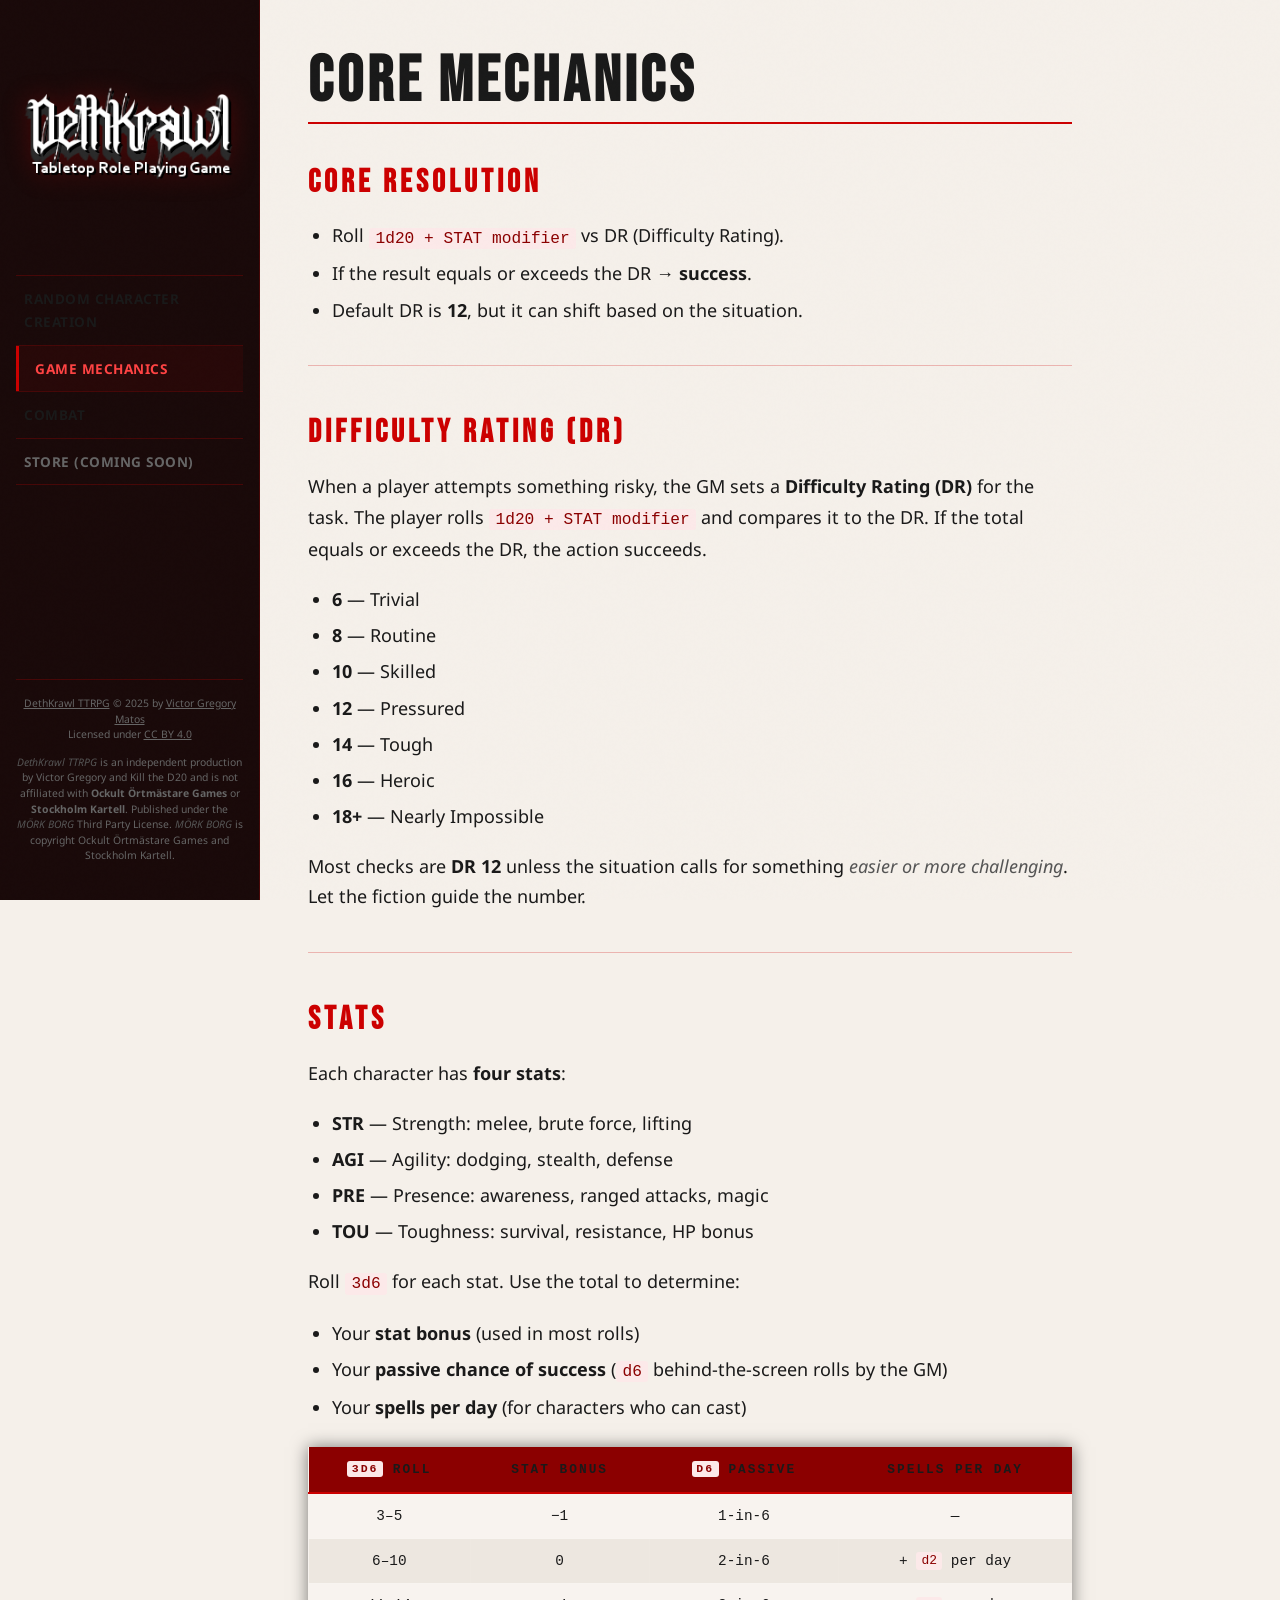
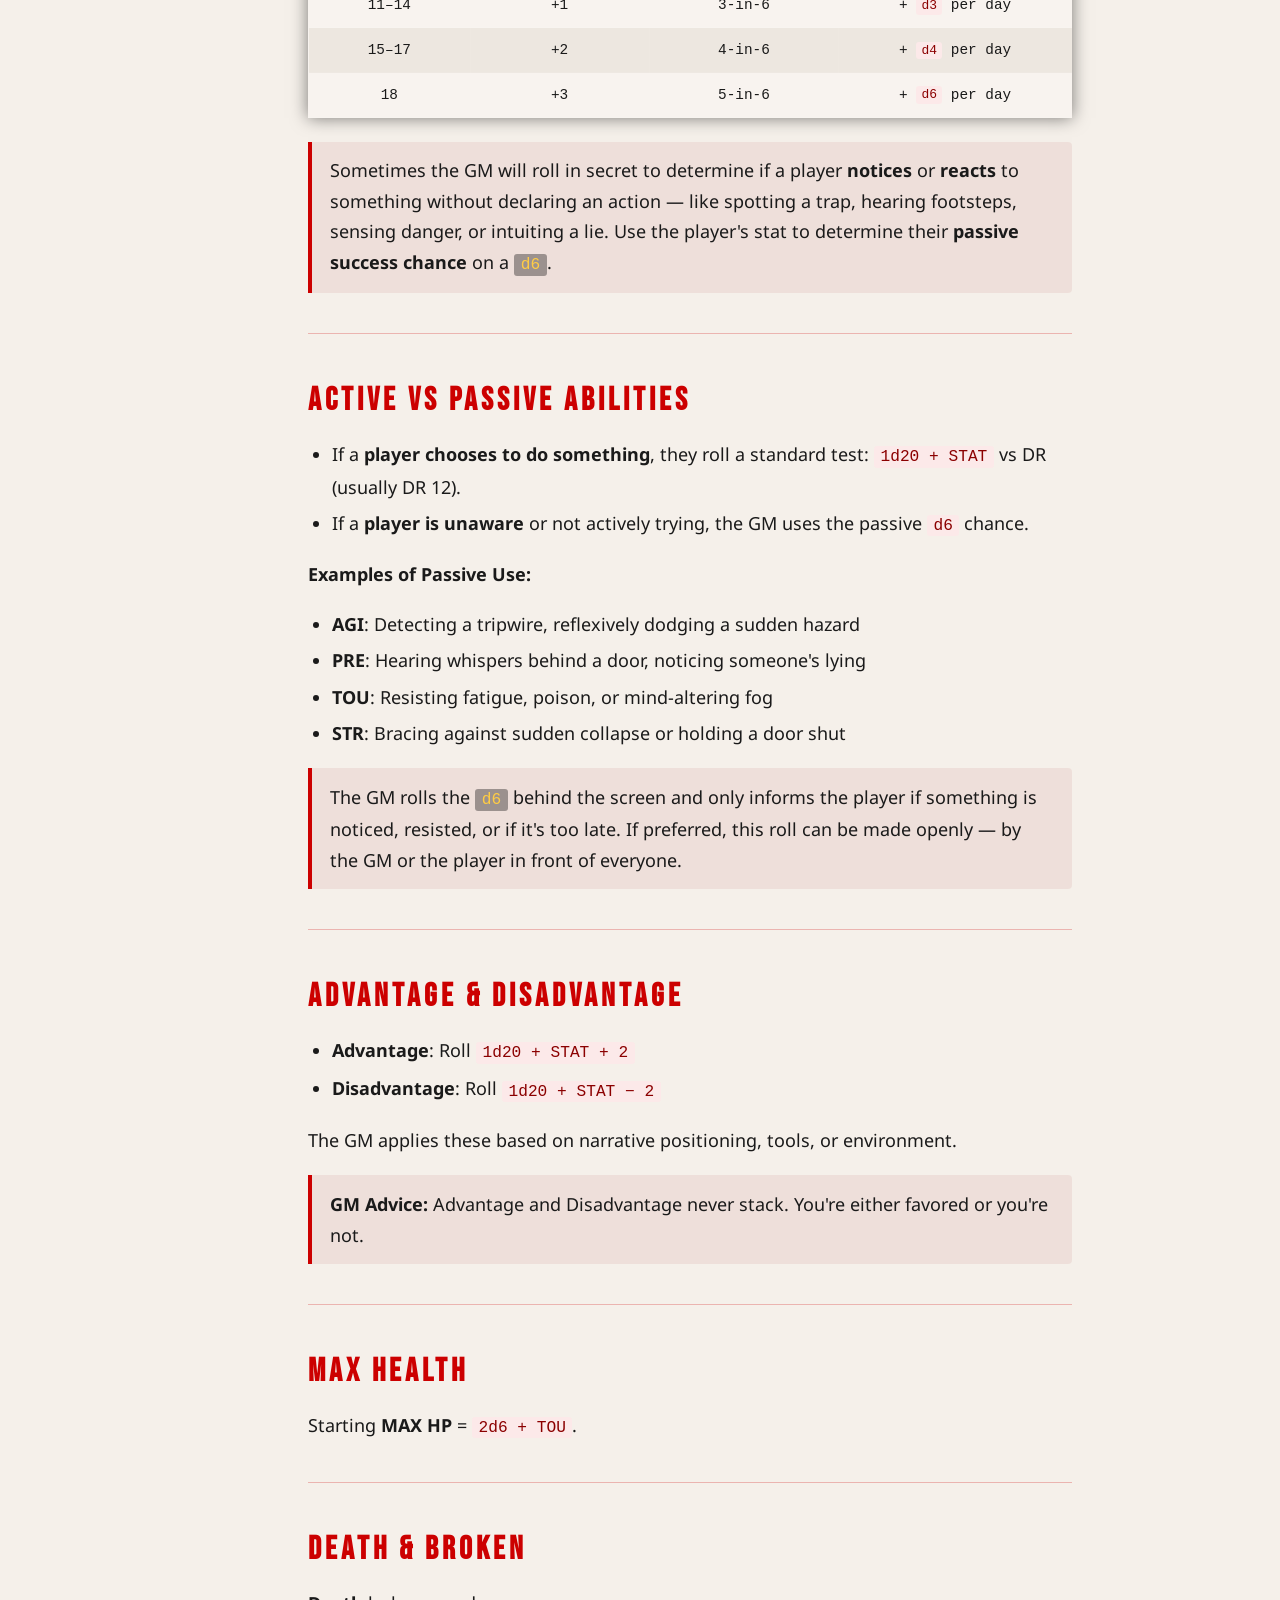
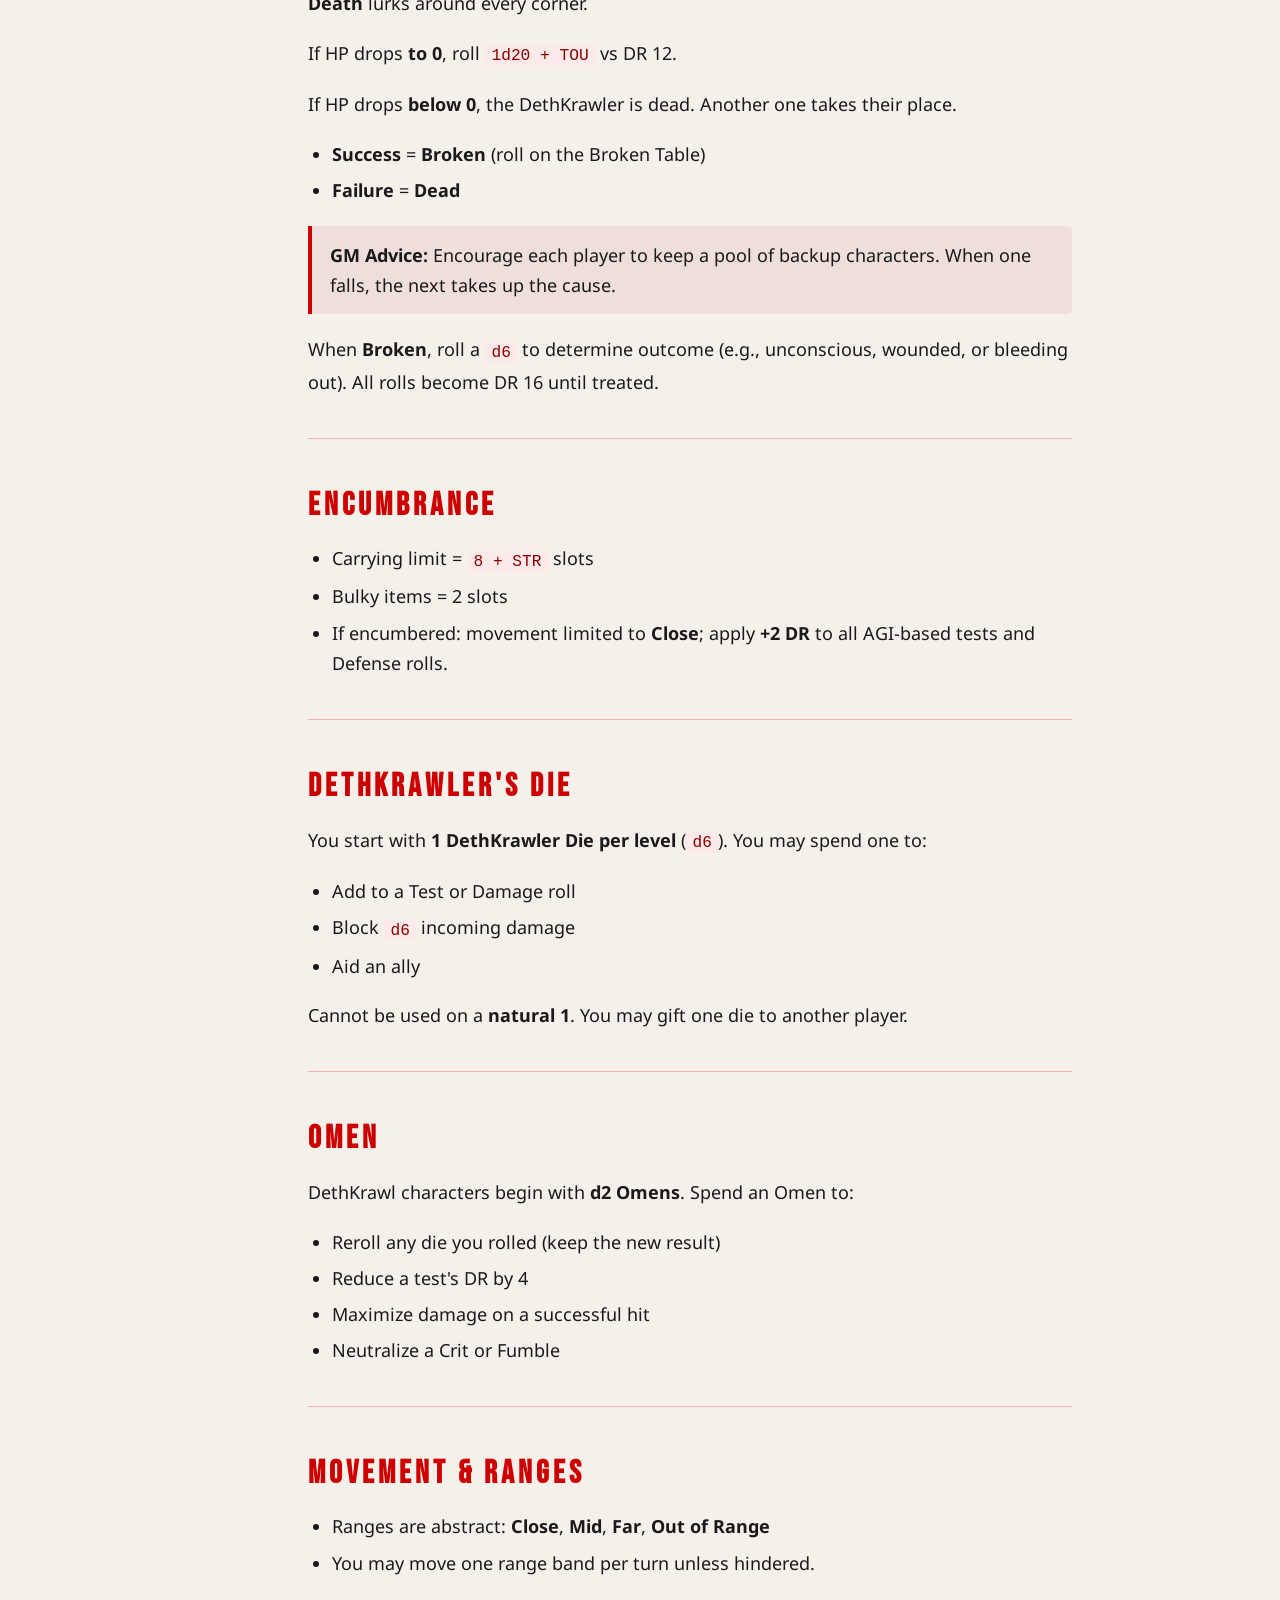
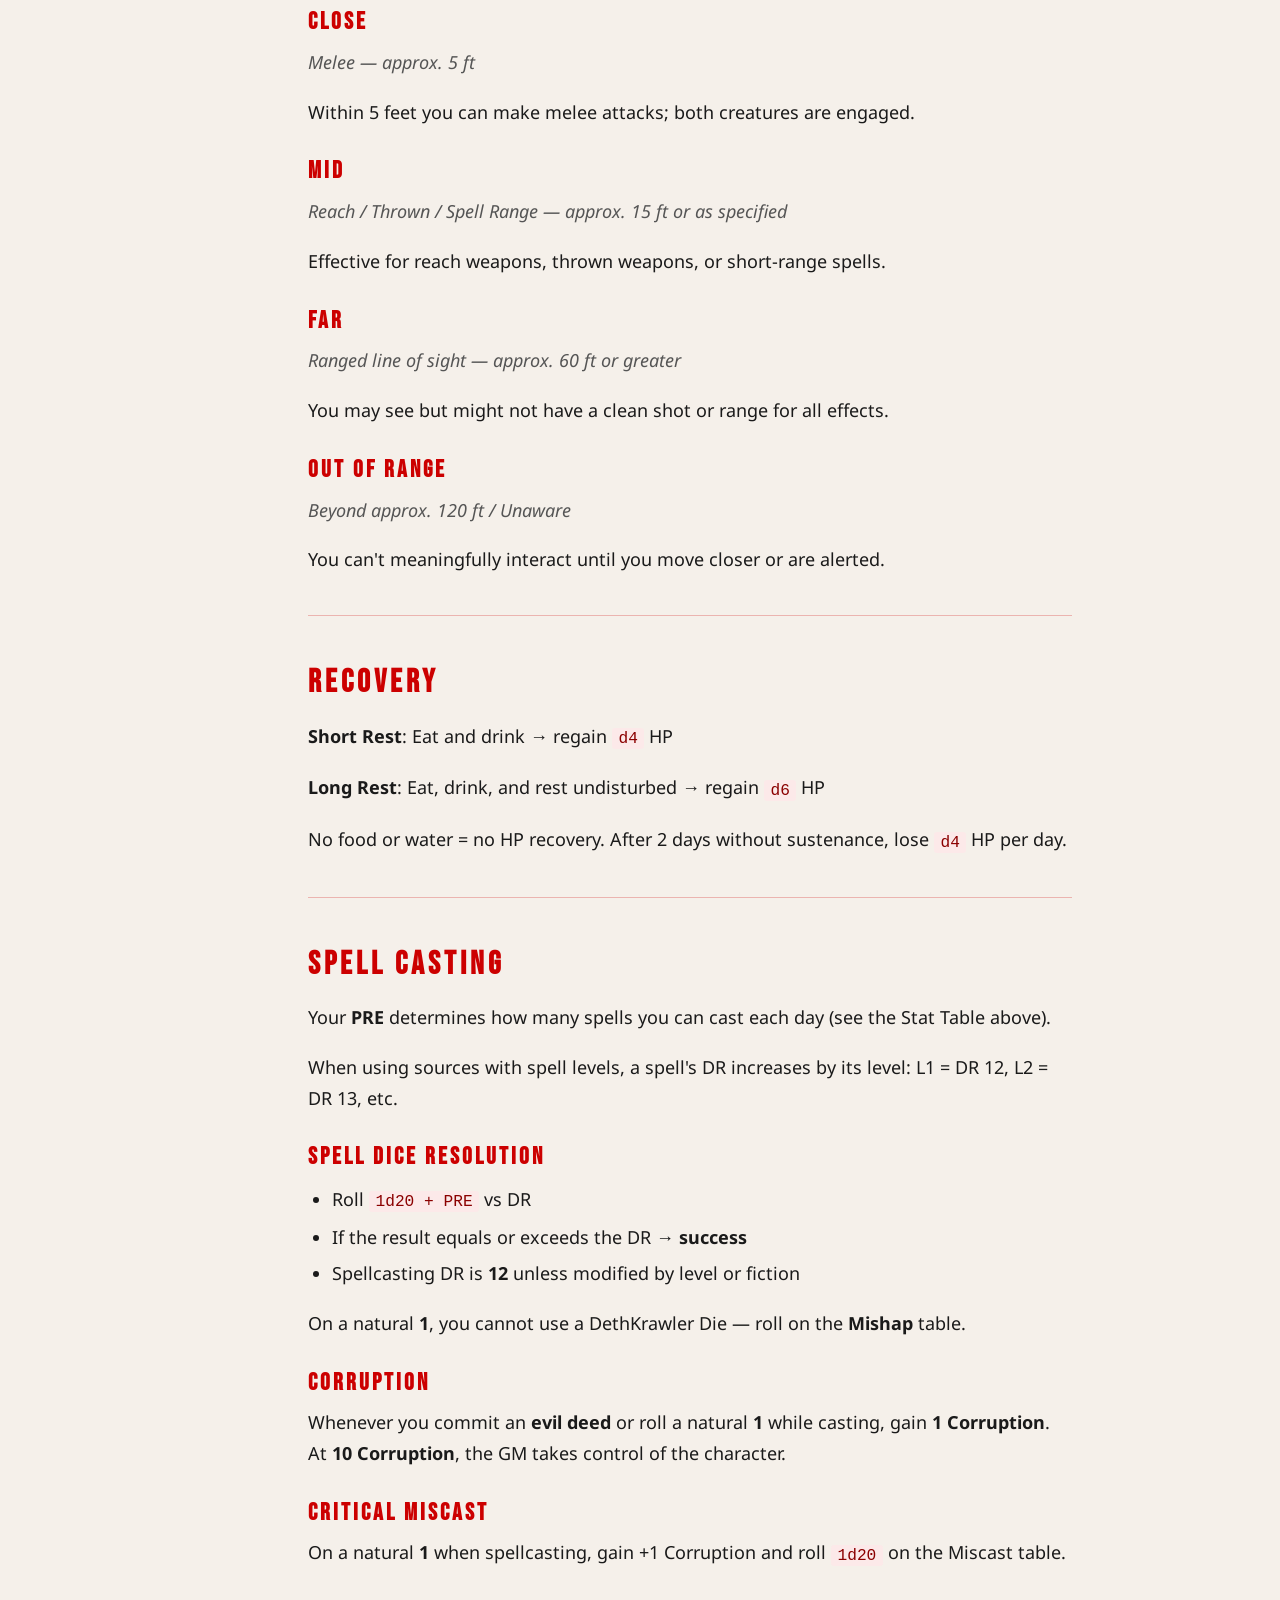
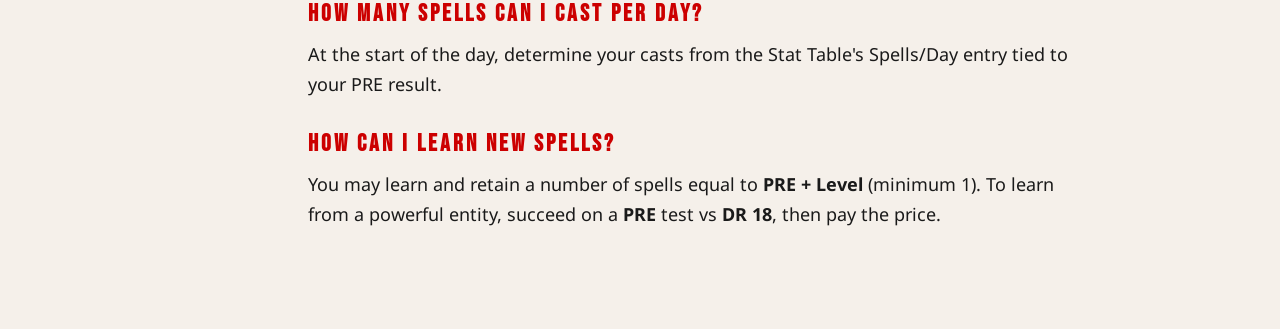
<file: docs/html/mechanics.html>
<!DOCTYPE html>
<html lang="en">
<head>
  <meta charset="UTF-8" />
  <meta name="viewport" content="width=device-width, initial-scale=1" />
  <meta name="theme-color" content="#cc0000" />
  <meta name="description" content="DethKrawl is a cursed dungeon-crawling TTRPG inspired by Mörk Borg & Deathbringer. Free rules, downloads, and brutal fun." />
  <link rel="canonical" href="https://dethkrawlttrpg.netlify.app/docs/html/mechanics.html" />

  <meta property="og:type" content="website" />
  <meta property="og:title" content="DethKrawl TTRPG — Core Mechanics" />
  <meta property="og:description" content="A cursed dungeon-crawling TTRPG inspired by Mörk Borg & Deathbringer. Free rules, downloads, and brutal fun!" />
  <meta property="og:url" content="https://dethkrawlttrpg.netlify.app/" />
  <meta property="og:image" content="https://dethkrawlttrpg.netlify.app/assets/images/DK_logo_3.png" />

  <link rel="icon" type="image/x-icon" href="/favicon.ico" />
  <link rel="apple-touch-icon" sizes="180x180" href="/assets/images/favicon/apple-touch-icon.png" />
  <link rel="icon" type="image/png" sizes="32x32" href="/assets/images/favicon/favicon-32x32.png" />
  <link rel="icon" type="image/png" sizes="16x16" href="/assets/images/favicon/favicon-16x16.png" />
  <link rel="manifest" href="/assets/images/favicon/site.webmanifest" />

  <link href="https://fonts.googleapis.com/css2?family=Bebas+Neue&family=Noto+Sans:ital,wght@0,400;0,700;1,400&display=swap" rel="stylesheet" />

  <title>Core Mechanics — DethKrawl TTRPG</title>

  <style>
    /* ─── CUSTOM PROPERTIES ─── */
    :root {
      --red:        #cc0000;
      --red-dark:   #8b0000;
      --red-glow:   rgba(204, 0, 0, 0.25);
      --bg:         #0e0b0b;
      --bg-surface: #161010;
      --bg-sidebar: #110808;
      --text:       #ddd5c8;
      --text-muted: #8a7a6e;
      --border:     rgba(204, 0, 0, 0.2);
      --sidebar-w:  260px;
    }

    /* ─── GRAIN TEXTURE OVERLAY ─── */
    body::before {
      content: '';
      position: fixed;
      inset: 0;
      background-image: url("data:image/svg+xml,%3Csvg viewBox='0 0 256 256' xmlns='http://www.w3.org/2000/svg'%3E%3Cfilter id='noise'%3E%3CfeTurbulence type='fractalNoise' baseFrequency='0.9' numOctaves='4' stitchTiles='stitch'/%3E%3C/filter%3E%3Crect width='100%25' height='100%25' filter='url(%23noise)' opacity='0.04'/%3E%3C/svg%3E");
      pointer-events: none;
      z-index: 9999;
      opacity: 0.35;
    }

    /* ─── SKIP LINK (accessibility) ─── */
    .skip-link {
      position: absolute;
      top: -9999px;
      left: 1rem;
      background: var(--red-dark);
      color: var(--text);
      padding: 0.5rem 1rem;
      font-size: 0.85rem;
      font-weight: 700;
      text-transform: uppercase;
      letter-spacing: 1px;
      text-decoration: none;
      z-index: 10000;
    }
    .skip-link:focus { top: 1rem; }

    /* ─── RESET & BASE ─── */
    *, *::before, *::after { box-sizing: border-box; margin: 0; padding: 0; }

    body {
      font-family: 'Noto Sans', sans-serif;
      font-size: 18px;
      line-height: 1.7;
      background-color: var(--bg);
      color: var(--text);
      display: flex;
      min-height: 100vh;
    }

    a {
      color: var(--red);
      text-decoration: none;
      transition: color 0.2s, text-shadow 0.2s;
    }
    a:hover {
      color: #ff4444;
      text-shadow: 0 0 8px var(--red-glow);
    }

    /* ─── TYPOGRAPHY ─── */
    h1 {
      font-family: 'Bebas Neue', sans-serif;
      font-size: clamp(2.8rem, 5vw, 4rem);
      letter-spacing: 4px;
      text-transform: uppercase;
      color: var(--text);
      line-height: 1.05;
      border-bottom: 2px solid var(--red);
      padding-bottom: 0.4rem;
      margin-bottom: 0.25rem;
    }

    h2 {
      font-family: 'Bebas Neue', sans-serif;
      font-size: clamp(1.5rem, 3vw, 2rem);
      letter-spacing: 4px;
      text-transform: uppercase;
      color: var(--red);
      margin: 2rem 0 0.65rem;
    }

    h3 {
      font-family: 'Bebas Neue', sans-serif;
      font-size: clamp(1.15rem, 2vw, 1.5rem);
      letter-spacing: 3px;
      text-transform: uppercase;
      color: var(--red);
      margin: 1.5rem 0 0.25rem;
    }

    h4 {
      font-family: 'Bebas Neue', sans-serif;
      font-size: 1.05rem;
      letter-spacing: 3px;
      text-transform: uppercase;
      color: var(--text);
      background-color: var(--red-dark);
      display: inline-block;
      padding: 0.2rem 0.85rem;
      margin: 1.5rem 0 0.6rem;
    }

    em { color: var(--text-muted); font-style: italic; }

    p { margin-bottom: 1.2rem; }

    ul, ol {
      padding-left: 1.5rem;
      margin-bottom: 1.2rem;
    }
    li { margin: 0.35rem 0; }

    hr {
      border: none;
      border-top: 1px solid var(--border);
      margin: 2.5rem 0;
    }

    /* ─── SIDEBAR ─── */
    .sidebar {
      width: var(--sidebar-w);
      background-color: var(--bg-sidebar);
      border-right: 1px solid var(--border);
      padding: 1.5rem 1rem;
      position: fixed;
      top: 0;
      left: 0;
      bottom: 0;
      display: flex;
      flex-direction: column;
      overflow-y: auto;
      z-index: 100;
    }

    .sidebar a[aria-label] {
      display: block;
      margin-bottom: 1.5rem;
    }

    .sidebar img {
      width: 100%;
      height: auto;
      object-fit: contain;
      display: block;
      filter: drop-shadow(0 0 12px var(--red-glow));
      transition: filter 0.3s;
    }
    .sidebar img:hover {
      filter: drop-shadow(0 0 20px rgba(204, 0, 0, 0.5));
    }

    .sidebar nav { flex: 1; }

    .sidebar nav ul {
      list-style: none;
      padding: 0;
      margin: 0;
    }

    .sidebar nav ul li {
      margin: 0;
      border-bottom: 1px solid var(--border);
    }
    .sidebar nav ul li:first-child { border-top: 1px solid var(--border); }

    .sidebar nav ul li a {
      display: block;
      padding: 0.7rem 0.5rem;
      color: var(--text);
      font-size: 0.85rem;
      font-weight: 700;
      letter-spacing: 0.5px;
      text-transform: uppercase;
      transition: color 0.2s, padding-left 0.2s, background 0.2s;
    }
    .sidebar nav ul li a:hover,
    .sidebar nav ul li a[aria-current="page"] {
      color: #ff4444;
      padding-left: 1rem;
      background: rgba(204, 0, 0, 0.08);
      text-shadow: none;
    }
    .sidebar nav ul li a[aria-current="page"] {
      border-left: 3px solid var(--red);
    }
    .sidebar nav ul li a[aria-disabled="true"] {
      color: var(--text-muted);
      cursor: default;
      pointer-events: none;
    }

    /* ─── SIDEBAR FOOTER ─── */
    .site-footer {
      font-size: 0.65rem;
      color: var(--text-muted);
      text-align: center;
      margin-top: 2rem;
      line-height: 1.5;
      border-top: 1px solid var(--border);
      padding-top: 1rem;
      word-break: break-word;
    }
    .site-footer p { margin-bottom: 0.75rem; font-size: inherit; }
    .site-footer a {
      color: var(--text-muted);
      text-decoration: underline;
    }
    .site-footer a:hover { color: var(--text); text-shadow: none; }

    /* ─── MAIN CONTENT ─── */
    .main-content {
      margin-left: var(--sidebar-w);
      padding: 3rem 3rem 5rem;
      max-width: 860px;
      width: 100%;
    }

    /* ─── CODE ─── */
    code {
      font-family: "Courier New", monospace;
      color: #ffcc44;
      background-color: #1e1515;
      padding: 0.1em 0.4em;
      border-radius: 3px;
      font-size: 0.9em;
    }

    /* ─── BLOCKQUOTE ─── */
    blockquote {
      background: rgba(139, 0, 0, 0.2);
      border-left: 4px solid var(--red);
      margin: 1.25rem 0;
      padding: 0.85rem 1.15rem;
      border-radius: 0 4px 4px 0;
    }
    blockquote p { color: var(--text); margin-bottom: 0; }
    blockquote code { color: #ffcc44; background: rgba(0,0,0,0.35); }

    /* ─── TABLES ─── */
    table {
      width: 100%;
      border-collapse: collapse;
      margin: 1.5rem 0;
      font-family: "Courier New", monospace;
      font-size: 0.9rem;
      background-color: #130e0e;
      box-shadow: 0 0 16px rgba(0, 0, 0, 0.5);
    }

    thead th {
      background-color: var(--red-dark);
      color: var(--text);
      padding: 0.75rem 1rem;
      font-size: 0.8rem;
      letter-spacing: 2px;
      text-transform: uppercase;
      border-bottom: 2px solid var(--red);
      text-align: center;
    }

    tbody td {
      padding: 0.6rem 0.85rem;
      border: 1px solid rgba(255,255,255,0.06);
      text-align: center;
      color: var(--text);
    }

    tbody tr:nth-child(even) { background-color: rgba(255,255,255,0.03); }
    tbody tr:hover { background-color: rgba(204, 0, 0, 0.08); }

    /* ─── LIGHT MODE OVERRIDE ─── */
    @media (prefers-color-scheme: light) {
      :root {
        --bg:         #f5f0ea;
        --bg-surface: #ffffff;
        --bg-sidebar: #1a0a0a;
        --text:       #1a1a1a;
        --text-muted: #666;
        --border:     rgba(204, 0, 0, 0.25);
      }

      body::before { opacity: 0.12; }
      h1 { color: #1a1a1a; }
      em { color: #555; }
      blockquote { background: rgba(139, 0, 0, 0.07); }
      blockquote p { color: #1a1a1a; }
      table { background-color: #f8f3ef; }
      tbody td { color: #1a1a1a; }
      tbody tr:nth-child(even) { background-color: #ede7e0; }
      code { color: #8b0000; background-color: #fce9e9; }
    }
  </style>
</head>

<body>

  <!-- Skip link for accessibility -->
  <a class="skip-link" href="#main">Skip to content</a>

  <!-- ─── SIDEBAR ─── -->
  <header class="sidebar" role="banner">
    <a href="/" aria-label="DethKrawl Home">
      <img
        src="/assets/images/DK_logo_3.png"
        alt="DethKrawl logo"
        width="256"
        height="256"
        loading="eager"
        decoding="async"
      />
    </a>

    <nav aria-label="Primary">
      <ul>
        <li><a href="/docs/html/randomly_creating_characters.html">Random Character Creation</a></li>
        <li><a href="/docs/html/mechanics.html" aria-current="page">Game Mechanics</a></li>
        <li><a href="/docs/html/combat.html">Combat</a></li>
        <li><a href="#" aria-disabled="true">Store (Coming Soon)</a></li>
      </ul>
    </nav>

    <footer class="site-footer" role="contentinfo">
      <p>
        <a href="https://creativecommons.org" target="_blank" rel="noopener noreferrer">DethKrawl TTRPG</a> © 2025 by
        <a href="https://creativecommons.org" target="_blank" rel="noopener noreferrer">Victor Gregory Matos</a><br />
        Licensed under
        <a href="https://creativecommons.org/licenses/by/4.0/" target="_blank" rel="noopener noreferrer">CC BY 4.0</a>
      </p>
      <p>
        <em>DethKrawl TTRPG</em> is an independent production by Victor Gregory and Kill the D20 and is not affiliated with
        <strong>Ockult Örtmästare Games</strong> or <strong>Stockholm Kartell</strong>. Published under the
        <em>MÖRK BORG</em> Third Party License. <em>MÖRK BORG</em> is copyright Ockult Örtmästare Games and Stockholm Kartell.
      </p>
    </footer>
  </header>

  <!-- ─── MAIN CONTENT ─── -->
  <main id="main" class="main-content">
    <h1>Core Mechanics</h1>

    <!-- ─── CORE RESOLUTION ─── -->
    <h2 id="core-resolution">Core Resolution</h2>
    <ul>
      <li>Roll <code>1d20 + STAT modifier</code> vs DR (Difficulty Rating).</li>
      <li>If the result equals or exceeds the DR → <strong>success</strong>.</li>
      <li>Default DR is <strong>12</strong>, but it can shift based on the situation.</li>
    </ul>

    <hr />

    <!-- ─── DIFFICULTY RATING ─── -->
    <h2 id="difficulty-rating">Difficulty Rating (DR)</h2>
    <p>When a player attempts something risky, the GM sets a <strong>Difficulty Rating (DR)</strong> for the task. The player rolls <code>1d20 + STAT modifier</code> and compares it to the DR. If the total equals or exceeds the DR, the action succeeds.</p>
    <ul>
      <li><strong>6</strong> — Trivial</li>
      <li><strong>8</strong> — Routine</li>
      <li><strong>10</strong> — Skilled</li>
      <li><strong>12</strong> — Pressured</li>
      <li><strong>14</strong> — Tough</li>
      <li><strong>16</strong> — Heroic</li>
      <li><strong>18+</strong> — Nearly Impossible</li>
    </ul>
    <p>Most checks are <strong>DR 12</strong> unless the situation calls for something <em>easier or more challenging</em>. Let the fiction guide the number.</p>

    <hr />

    <!-- ─── STATS ─── -->
    <h2 id="stats">Stats</h2>
    <p>Each character has <strong>four stats</strong>:</p>
    <ul>
      <li><strong>STR</strong> — Strength: melee, brute force, lifting</li>
      <li><strong>AGI</strong> — Agility: dodging, stealth, defense</li>
      <li><strong>PRE</strong> — Presence: awareness, ranged attacks, magic</li>
      <li><strong>TOU</strong> — Toughness: survival, resistance, HP bonus</li>
    </ul>
    <p>Roll <code>3d6</code> for each stat. Use the total to determine:</p>
    <ul>
      <li>Your <strong>stat bonus</strong> (used in most rolls)</li>
      <li>Your <strong>passive chance of success</strong> (<code>d6</code> behind-the-screen rolls by the GM)</li>
      <li>Your <strong>spells per day</strong> (for characters who can cast)</li>
    </ul>

    <table>
      <thead>
        <tr>
          <th><code>3d6</code> Roll</th>
          <th>STAT Bonus</th>
          <th><code>d6</code> Passive</th>
          <th>Spells per Day</th>
        </tr>
      </thead>
      <tbody>
        <tr><td>3–5</td><td>−1</td><td>1-in-6</td><td>—</td></tr>
        <tr><td>6–10</td><td>0</td><td>2-in-6</td><td>+ <code>d2</code> per day</td></tr>
        <tr><td>11–14</td><td>+1</td><td>3-in-6</td><td>+ <code>d3</code> per day</td></tr>
        <tr><td>15–17</td><td>+2</td><td>4-in-6</td><td>+ <code>d4</code> per day</td></tr>
        <tr><td>18</td><td>+3</td><td>5-in-6</td><td>+ <code>d6</code> per day</td></tr>
      </tbody>
    </table>

    <blockquote>
      <p>Sometimes the GM will roll in secret to determine if a player <strong>notices</strong> or <strong>reacts</strong> to something without declaring an action — like spotting a trap, hearing footsteps, sensing danger, or intuiting a lie. Use the player's stat to determine their <strong>passive success chance</strong> on a <code>d6</code>.</p>
    </blockquote>

    <hr />

    <!-- ─── ACTIVE VS PASSIVE ─── -->
    <h2 id="active-vs-passive">Active vs Passive Abilities</h2>
    <ul>
      <li>If a <strong>player chooses to do something</strong>, they roll a standard test: <code>1d20 + STAT</code> vs DR (usually DR 12).</li>
      <li>If a <strong>player is unaware</strong> or not actively trying, the GM uses the passive <code>d6</code> chance.</li>
    </ul>
    <p><strong>Examples of Passive Use:</strong></p>
    <ul>
      <li><strong>AGI</strong>: Detecting a tripwire, reflexively dodging a sudden hazard</li>
      <li><strong>PRE</strong>: Hearing whispers behind a door, noticing someone's lying</li>
      <li><strong>TOU</strong>: Resisting fatigue, poison, or mind-altering fog</li>
      <li><strong>STR</strong>: Bracing against sudden collapse or holding a door shut</li>
    </ul>
    <blockquote>
      <p>The GM rolls the <code>d6</code> behind the screen and only informs the player if something is noticed, resisted, or if it's too late. If preferred, this roll can be made openly — by the GM or the player in front of everyone.</p>
    </blockquote>

    <hr />

    <!-- ─── ADVANTAGE & DISADVANTAGE ─── -->
    <h2 id="advantage-disadvantage">Advantage &amp; Disadvantage</h2>
    <ul>
      <li><strong>Advantage</strong>: Roll <code>1d20 + STAT + 2</code></li>
      <li><strong>Disadvantage</strong>: Roll <code>1d20 + STAT − 2</code></li>
    </ul>
    <p>The GM applies these based on narrative positioning, tools, or environment.</p>
    <blockquote>
      <p><strong>GM Advice:</strong> Advantage and Disadvantage never stack. You're either favored or you're not.</p>
    </blockquote>

    <hr />

    <!-- ─── MAX HEALTH ─── -->
    <h2 id="max-health">Max Health</h2>
    <p>Starting <strong>MAX HP</strong> = <code>2d6 + TOU</code>.</p>

    <hr />

    <!-- ─── DEATH & BROKEN ─── -->
    <h2 id="death-and-broken">Death &amp; Broken</h2>
    <p><strong>Death</strong> lurks around every corner.</p>
    <p>If HP drops <strong>to 0</strong>, roll <code>1d20 + TOU</code> vs DR 12.</p>
    <p>If HP drops <strong>below 0</strong>, the DethKrawler is dead. Another one takes their place.</p>
    <ul>
      <li><strong>Success</strong> = <strong>Broken</strong> (roll on the Broken Table)</li>
      <li><strong>Failure</strong> = <strong>Dead</strong></li>
    </ul>
    <blockquote>
      <p><strong>GM Advice:</strong> Encourage each player to keep a pool of backup characters. When one falls, the next takes up the cause.</p>
    </blockquote>
    <p>When <strong>Broken</strong>, roll a <code>d6</code> to determine outcome (e.g., unconscious, wounded, or bleeding out). All rolls become DR 16 until treated.</p>

    <hr />

    <!-- ─── ENCUMBRANCE ─── -->
    <h2 id="encumbrance">Encumbrance</h2>
    <ul>
      <li>Carrying limit = <code>8 + STR</code> slots</li>
      <li>Bulky items = 2 slots</li>
      <li>If encumbered: movement limited to <strong>Close</strong>; apply <strong>+2 DR</strong> to all AGI-based tests and Defense rolls.</li>
    </ul>

    <hr />

    <!-- ─── DETHKRAWLER'S DIE ─── -->
    <h2 id="dethkrawlers-die">DethKrawler's Die</h2>
    <p>You start with <strong>1 DethKrawler Die per level</strong> (<code>d6</code>). You may spend one to:</p>
    <ul>
      <li>Add to a Test or Damage roll</li>
      <li>Block <code>d6</code> incoming damage</li>
      <li>Aid an ally</li>
    </ul>
    <p>Cannot be used on a <strong>natural 1</strong>. You may gift one die to another player.</p>

    <hr />

    <!-- ─── OMEN ─── -->
    <h2 id="omen">Omen</h2>
    <p>DethKrawl characters begin with <strong>d2 Omens</strong>. Spend an Omen to:</p>
    <ul>
      <li>Reroll any die you rolled (keep the new result)</li>
      <li>Reduce a test's DR by 4</li>
      <li>Maximize damage on a successful hit</li>
      <li>Neutralize a Crit or Fumble</li>
    </ul>

    <hr />

    <!-- ─── MOVEMENT & RANGES ─── -->
    <h2 id="movement-ranges">Movement &amp; Ranges</h2>
    <ul>
      <li>Ranges are abstract: <strong>Close</strong>, <strong>Mid</strong>, <strong>Far</strong>, <strong>Out of Range</strong></li>
      <li>You may move one range band per turn unless hindered.</li>
    </ul>

    <h3>Close</h3>
    <p><em>Melee — approx. 5 ft</em></p>
    <p>Within 5 feet you can make melee attacks; both creatures are engaged.</p>

    <h3>Mid</h3>
    <p><em>Reach / Thrown / Spell Range — approx. 15 ft or as specified</em></p>
    <p>Effective for reach weapons, thrown weapons, or short-range spells.</p>

    <h3>Far</h3>
    <p><em>Ranged line of sight — approx. 60 ft or greater</em></p>
    <p>You may see but might not have a clean shot or range for all effects.</p>

    <h3>Out of Range</h3>
    <p><em>Beyond approx. 120 ft / Unaware</em></p>
    <p>You can't meaningfully interact until you move closer or are alerted.</p>

    <hr />

    <!-- ─── RECOVERY ─── -->
    <h2 id="recovery">Recovery</h2>
    <p><strong>Short Rest</strong>: Eat and drink → regain <code>d4</code> HP</p>
    <p><strong>Long Rest</strong>: Eat, drink, and rest undisturbed → regain <code>d6</code> HP</p>
    <p>No food or water = no HP recovery. After 2 days without sustenance, lose <code>d4</code> HP per day.</p>

    <hr />

    <!-- ─── SPELL CASTING ─── -->
    <h2 id="spell-casting">Spell Casting</h2>
    <p>Your <strong>PRE</strong> determines how many spells you can cast each day (see the Stat Table above).</p>
    <p>When using sources with spell levels, a spell's DR increases by its level: L1 = DR 12, L2 = DR 13, etc.</p>

    <h3>Spell Dice Resolution</h3>
    <ul>
      <li>Roll <code>1d20 + PRE</code> vs DR</li>
      <li>If the result equals or exceeds the DR → <strong>success</strong></li>
      <li>Spellcasting DR is <strong>12</strong> unless modified by level or fiction</li>
    </ul>
    <p>On a natural <strong>1</strong>, you cannot use a DethKrawler Die — roll on the <strong>Mishap</strong> table.</p>

    <h3>Corruption</h3>
    <p>Whenever you commit an <strong>evil deed</strong> or roll a natural <strong>1</strong> while casting, gain <strong>1 Corruption</strong>. At <strong>10 Corruption</strong>, the GM takes control of the character.</p>

    <h3>Critical Miscast</h3>
    <p>On a natural <strong>1</strong> when spellcasting, gain +1 Corruption and roll <code>1d20</code> on the Miscast table.</p>

    <h3>How Many Spells Can I Cast Per Day?</h3>
    <p>At the start of the day, determine your casts from the Stat Table's Spells/Day entry tied to your PRE result.</p>

    <h3>How Can I Learn New Spells?</h3>
    <p>You may learn and retain a number of spells equal to <strong>PRE + Level</strong> (minimum 1). To learn from a powerful entity, succeed on a <strong>PRE</strong> test vs <strong>DR 18</strong>, then pay the price.</p>

  </main>

</body>
</html>
</file>
